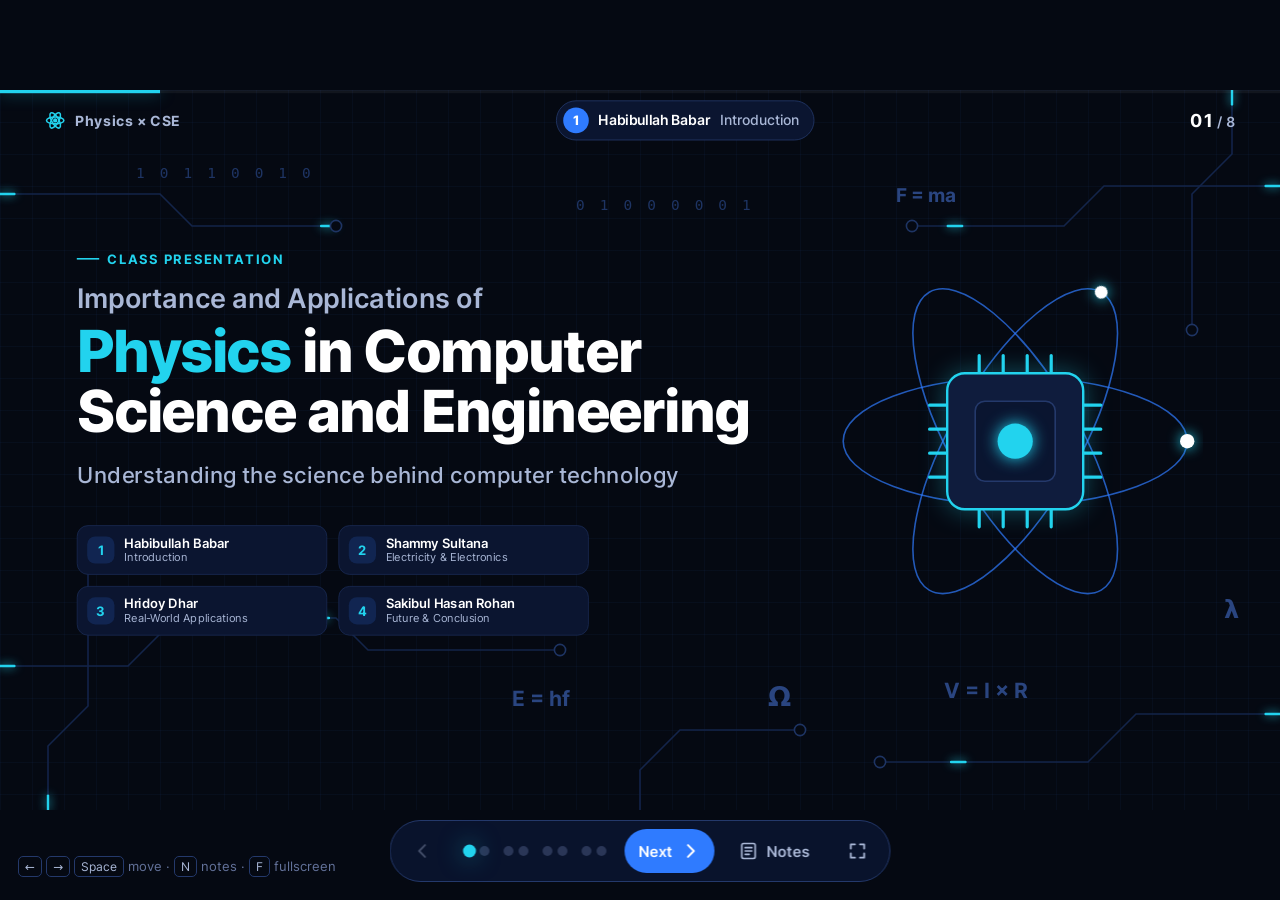
<file: index.html>
<!doctype html>
<html lang="en">
<head>
<meta charset="utf-8">
<meta name="viewport" content="width=device-width, initial-scale=1">
<title>Physics in CSE</title>
<meta name="description" content="Importance and Applications of Physics in Computer Science and Engineering — interactive class presentation.">
<link rel="stylesheet" href="css/style.css">
</head>
<body>

<!-- Reusable icon symbols -->
<svg width="0" height="0" style="position:absolute" aria-hidden="true">
  <defs>
    <symbol id="i-bolt" viewBox="0 0 24 24"><path fill="none" stroke="currentColor" stroke-width="2" stroke-linejoin="round" d="M13 2 4 14h7l-1 8 9-12h-7l1-8z"/></symbol>
    <symbol id="i-chip" viewBox="0 0 24 24"><g fill="none" stroke="currentColor" stroke-width="2" stroke-linecap="round"><rect x="6" y="6" width="12" height="12" rx="2"/><rect x="10" y="10" width="4" height="4"/><path d="M9 2v4M15 2v4M9 18v4M15 18v4M2 9h4M2 15h4M18 9h4M18 15h4"/></g></symbol>
    <symbol id="i-gate" viewBox="0 0 24 24"><g fill="none" stroke="currentColor" stroke-width="2" stroke-linecap="round" stroke-linejoin="round"><path d="M6 5h5a7 7 0 0 1 0 14H6z"/><path d="M18 12h4M2 9h4M2 15h4"/></g></symbol>
    <symbol id="i-light" viewBox="0 0 24 24"><g fill="none" stroke="currentColor" stroke-width="2" stroke-linecap="round"><circle cx="12" cy="12" r="4"/><path d="M12 2v3M12 19v3M2 12h3M19 12h3M4.9 4.9 7 7M17 17l2.1 2.1M4.9 19.1 7 17M17 7l2.1-2.1"/></g></symbol>
    <symbol id="i-wifi" viewBox="0 0 24 24"><g fill="none" stroke="currentColor" stroke-width="2" stroke-linecap="round"><path d="M2 9a15 15 0 0 1 20 0M5 12.5a10 10 0 0 1 14 0M8.5 16a5 5 0 0 1 7 0"/><circle cx="12" cy="19.5" r="1"/></g></symbol>
    <symbol id="i-bt" viewBox="0 0 24 24"><path fill="none" stroke="currentColor" stroke-width="2" stroke-linecap="round" stroke-linejoin="round" d="m6 7 11 10-5 5V2l5 5L6 17"/></symbol>
    <symbol id="i-tower" viewBox="0 0 24 24"><g fill="none" stroke="currentColor" stroke-width="2" stroke-linecap="round" stroke-linejoin="round"><path d="M12 10v12M8 22l4-12 4 12"/><circle cx="12" cy="8" r="1.5"/><path d="M8 4.5a5 5 0 0 0 0 7M16 4.5a5 5 0 0 1 0 7M5 2a9 9 0 0 0 0 12M19 2a9 9 0 0 1 0 12"/></g></symbol>
    <symbol id="i-robot" viewBox="0 0 24 24"><g fill="none" stroke="currentColor" stroke-width="2" stroke-linecap="round"><rect x="4" y="8" width="16" height="12" rx="3"/><path d="M12 8V4"/><circle cx="12" cy="3" r="1"/><circle cx="9" cy="14" r="1.5"/><circle cx="15" cy="14" r="1.5"/></g></symbol>
    <symbol id="i-atom" viewBox="0 0 24 24"><g fill="none" stroke="currentColor" stroke-width="1.8"><circle cx="12" cy="12" r="1.6" fill="currentColor"/><ellipse cx="12" cy="12" rx="10" ry="4"/><ellipse cx="12" cy="12" rx="10" ry="4" transform="rotate(60 12 12)"/><ellipse cx="12" cy="12" rx="10" ry="4" transform="rotate(120 12 12)"/></g></symbol>
    <symbol id="i-move" viewBox="0 0 24 24"><g fill="none" stroke="currentColor" stroke-width="2" stroke-linecap="round" stroke-linejoin="round"><path d="M12 2v20M2 12h20M9 5l3-3 3 3M9 19l3 3 3-3M5 9l-3 3 3 3M19 9l3 3-3 3"/></g></symbol>
    <symbol id="i-echo" viewBox="0 0 24 24"><g fill="none" stroke="currentColor" stroke-width="2" stroke-linecap="round"><circle cx="4" cy="12" r="1.5" fill="currentColor"/><path d="M8 8a6 6 0 0 1 0 8M12 5a10 10 0 0 1 0 14M16 2a14 14 0 0 1 0 20"/></g></symbol>
    <symbol id="i-temp" viewBox="0 0 24 24"><g fill="none" stroke="currentColor" stroke-width="2" stroke-linecap="round"><path d="M14 14.8V4a2 2 0 0 0-4 0v10.8a4 4 0 1 0 4 0z"/><path d="M12 9v7"/></g></symbol>
    <symbol id="i-fiber" viewBox="0 0 24 24"><g fill="none" stroke="currentColor" stroke-width="2" stroke-linecap="round"><path d="M2 8h20M2 16h20"/><path d="M2 12l4-3 4 6 4-6 4 6 4-3"/></g></symbol>
    <symbol id="i-speed" viewBox="0 0 24 24"><g fill="none" stroke="currentColor" stroke-width="2" stroke-linecap="round"><path d="M12 14l5-5"/><path d="M3.3 19a10 10 0 1 1 17.4 0"/></g></symbol>
    <symbol id="i-qubit" viewBox="0 0 24 24"><g fill="none" stroke="currentColor" stroke-width="2" stroke-linecap="round"><circle cx="12" cy="12" r="9"/><ellipse cx="12" cy="12" rx="9" ry="3" stroke-dasharray="2 2"/><path d="M12 12l4-6"/><circle cx="16" cy="6" r="1.5" fill="currentColor"/></g></symbol>
    <symbol id="i-switch" viewBox="0 0 24 24"><g fill="none" stroke="currentColor" stroke-width="2" stroke-linecap="round"><rect x="2" y="7" width="20" height="10" rx="5"/><circle cx="17" cy="12" r="3" fill="currentColor"/></g></symbol>
    <symbol id="i-check" viewBox="0 0 24 24"><path fill="none" stroke="currentColor" stroke-width="2.4" stroke-linecap="round" stroke-linejoin="round" d="M5 12.5 10 17 19 7"/></symbol>
  </defs>
</svg>

<main class="viewport" id="viewport">
  <div class="stage" id="stage" aria-live="polite">

    <div class="progress"><span id="progressBar"></span></div>
    <div class="topbar">
      <div class="brand"><svg><use href="#i-atom" style="color:var(--cyan)"/></svg>Physics × CSE</div>
      <div class="speaker-chip" id="speakerChip"><span class="num">1</span><span class="who">Speaker 1</span><span class="topic">Introduction</span></div>
      <div class="counter" id="counter"><b>01</b> / 12</div>
    </div>

    <!-- =================================================
         SPEAKER 1 · SLIDE 1 — TITLE
         ================================================= -->
    <section class="slide s-title" data-speaker="1">
      <svg class="bg" viewBox="0 0 1600 900" preserveAspectRatio="xMidYMid slice" aria-hidden="true">
        <g id="titleTraces">
          <path class="trace" d="M0 130 H200 L240 170 H420"/>
          <path class="trace" d="M0 720 H160 L220 660 H420 L460 700 H700"/>
          <path class="trace" d="M1600 120 H1380 L1330 170 H1140"/>
          <path class="trace" d="M1600 780 H1420 L1360 840 H1100"/>
          <path class="trace" d="M60 900 V820 L110 770 V560"/>
          <path class="trace" d="M1540 0 V80 L1490 130 V300"/>
          <path class="trace" d="M800 900 V850 L850 800 H1000"/>
        </g>
        <path class="flow pulse" d="M0 130 H200 L240 170 H420"/>
        <path class="flow pulse" style="animation-delay:-1.2s" d="M0 720 H160 L220 660 H420 L460 700 H700"/>
        <path class="flow pulse" style="animation-delay:-2.1s" d="M1600 120 H1380 L1330 170 H1140"/>
        <path class="flow pulse" style="animation-delay:-.6s" d="M1600 780 H1420 L1360 840 H1100"/>
        <path class="flow pulse" style="animation-delay:-1.8s" d="M60 900 V820 L110 770 V560"/>
        <path class="flow pulse" style="animation-delay:-2.6s" d="M1540 0 V80 L1490 130 V300"/>
        <circle class="pad" cx="420" cy="170" r="7"/><circle class="pad" cx="700" cy="700" r="7"/>
        <circle class="pad" cx="1140" cy="170" r="7"/><circle class="pad" cx="1100" cy="840" r="7"/>
        <circle class="pad" cx="110" cy="560" r="7"/><circle class="pad" cx="1490" cy="300" r="7"/>
        <circle class="pad" cx="1000" cy="800" r="7"/>
        <text class="sym" x="960" y="770" font-size="34">Ω</text>
        <text class="sym" x="1530" y="660" font-size="30" style="animation-delay:-3s">λ</text>
        <text class="sym" x="1180" y="760" font-size="26" style="animation-delay:-5s">V = I × R</text>
        <text class="sym" x="640" y="770" font-size="26" style="animation-delay:-2s">E = hf</text>
        <text class="sym" x="1120" y="140" font-size="24" style="animation-delay:-6s">F = ma</text>
        <text class="bits" x="170" y="110">1 0 1 1 0 0 1 0</text>
        <text class="bits" x="720" y="150">0 1 0 0 0 0 0 1</text>
      </svg>

      <div class="wrap">
        <div>
          <div class="eyebrow rv" style="--i:0">Class Presentation</div>
          <h1 class="rv" style="--i:1"><span class="small">Importance and Applications of</span><span class="hl">Physics</span> in Computer Science and Engineering</h1>
          <p class="sub rv" style="--i:2">Understanding the science behind computer technology</p>
          <div class="team rv" style="--i:3">
            <div class="member"><b>1</b><span>Habibullah Babar<em>Introduction</em></span></div>
            <div class="member"><b>2</b><span>Shammy Sultana<em>Electricity &amp; Electronics</em></span></div>
            <div class="member"><b>3</b><span>Hridoy Dhar<em>Real-World Applications</em></span></div>
            <div class="member"><b>4</b><span>Sakibul Hasan Rohan<em>Future &amp; Conclusion</em></span></div>
          </div>
        </div>
        <svg class="emblem rv" style="--i:2" viewBox="0 0 470 470" aria-hidden="true">
          <g class="spin1"><ellipse class="orbit" cx="235" cy="235" rx="215" ry="80"/><circle class="electron" cx="450" cy="235" r="9"/></g>
          <g class="spin2"><ellipse class="orbit" cx="235" cy="235" rx="215" ry="80" transform="rotate(60 235 235)"/><circle class="electron" cx="235" cy="155" r="8" transform="rotate(60 235 235)"/></g>
          <g class="spin3"><ellipse class="orbit" cx="235" cy="235" rx="215" ry="80" transform="rotate(120 235 235)"/><circle class="electron" cx="20" cy="235" r="8" transform="rotate(120 235 235)"/></g>
          <g>
            <path class="pin" d="M190 150v-22M220 150v-22M250 150v-22M280 150v-22M190 320v22M220 320v22M250 320v22M280 320v22M150 190h-22M150 220h-22M150 250h-22M150 280h-22M320 190h22M320 220h22M320 250h22M320 280h22"/>
            <rect class="chip" x="150" y="150" width="170" height="170" rx="22"/>
            <rect x="185" y="185" width="100" height="100" rx="12" fill="#0A1530" stroke="#24396B" stroke-width="2"/>
            <circle class="core" cx="235" cy="235" r="22"/>
          </g>
        </svg>
      </div>
    </section>
    <!-- =================================================
         SPEAKER 1 · SLIDE 2 — PHYSICS + CSE: WHAT AND WHY
         ================================================= -->
    <section class="slide s-why" data-speaker="1" data-module="why">
      <div class="eyebrow rv">Part 1 · The basics</div>
      <h2 class="rv" style="--i:1"><span class="hl">Physics</span> + <span class="hl-b">CSE</span>: Why They Connect</h2>
      <div class="body">
        <div>
          <div class="pair rv" style="--i:2">
            <div class="pcard card"><span class="ic"><svg><use href="#i-atom"/></svg></span><span><b>Physics</b><span>Studies energy, force, light, and matter</span></span></div>
            <div class="pcard card"><span class="ic"><svg><use href="#i-chip"/></svg></span><span><b>CSE</b><span>Builds computers, software, and hardware</span></span></div>
          </div>
          <p class="rule rv" style="--i:2"><b>Physics</b> gives the rules <span class="hl">→</span> <b>CSE</b> uses them to build</p>
          <div class="steps rv" style="--i:3" id="whySteps">
            <button class="step" data-step="0"><span class="n">1</span><span><b>Electricity</b><span>Gives power</span></span></button>
            <button class="step" data-step="1"><span class="n">2</span><span><b>Hardware</b><span>Uses the power (CPU, memory)</span></span></button>
            <button class="step" data-step="2"><span class="n">3</span><span><b>Signals</b><span>Carry information</span></span></button>
            <button class="step" data-step="3"><span class="n">4</span><span><b>Computing</b><span>Gives the result</span></span></button>
          </div>
        </div>
        <div class="pc rv" style="--i:3">
          <svg viewBox="0 0 900 560" id="pcSvg" aria-label="Computer diagram with power, CPU, memory, signals and screen">
            <rect class="board" x="20" y="80" width="580" height="440" rx="22"/>
            <text x="44" y="116" fill="#3B4E7E" font-family="Inter, sans-serif" font-weight="700" font-size="16" letter-spacing="3">MOTHERBOARD</text>
            <!-- decorative traces -->
            <path d="M60 470 H260 M60 490 H300 M560 470 H420 M560 490 H380" stroke="#13244A" stroke-width="3"/>

            <!-- 1 Power -->
            <g class="comp" data-step="0">
              <path class="wire" d="M200 395 H260 V300 H300"/>
              <path class="flowline" d="M200 395 H260 V300 H300"/>
              <rect class="box" x="50" y="330" width="150" height="130" rx="16"/>
              <path class="ico" d="M131 352 L106 392 H126 L118 428 L146 384 H126 Z"/>
              <text x="125" y="450" text-anchor="middle">POWER</text>
            </g>
            <!-- 2 Hardware -->
            <g class="comp" data-step="1">
              <path class="wire" d="M460 250 H500"/>
              <path class="flowline" d="M460 250 H500"/>
              <rect class="box" x="300" y="170" width="160" height="160" rx="16"/>
              <rect x="340" y="210" width="80" height="80" rx="8" fill="none" stroke="#24396B" stroke-width="2"/>
              <text x="380" y="258" text-anchor="middle">CPU</text>
              <rect class="box" x="500" y="150" width="28" height="200" rx="6"/>
              <rect class="box" x="540" y="150" width="28" height="200" rx="6"/>
              <text x="534" y="380" text-anchor="middle">RAM</text>
            </g>
            <!-- 3 Signals -->
            <g class="comp" data-step="2">
              <path class="wire" d="M380 170 V120 H520 V40"/>
              <path class="flowline" d="M380 170 V120 H520 V40"/>
              <path class="wire" d="M600 250 H660"/>
              <path class="flowline" d="M580 250 H660"/>
              <circle cx="520" cy="34" r="8" fill="var(--panel-2)" stroke="var(--line-2)" stroke-width="2"/>
              <path class="ico" d="M545 14 a30 30 0 0 1 0 40 M560 4 a46 46 0 0 1 0 60 M495 14 a30 30 0 0 0 0 40 M480 4 a46 46 0 0 0 0 60"/>
              <text x="600" y="40">SIGNALS</text>
            </g>
            <!-- 4 Computing -->
            <g class="comp" data-step="3">
              <rect class="box" x="660" y="150" width="220" height="160" rx="14"/>
              <rect x="676" y="166" width="188" height="128" rx="8" fill="#07102A"/>
              <path d="M770 310 V350 M720 352 H820" stroke="#24396B" stroke-width="6" stroke-linecap="round"/>
              <g class="screen-text">
                <text x="690" y="208" style="font-family:ui-monospace,Consolas,monospace;font-size:20px;fill:var(--cyan)">&gt; Hello!</text>
                <text x="690" y="244" style="font-family:ui-monospace,Consolas,monospace;font-size:20px;fill:#fff">2 + 2 = 4</text>
                <rect x="690" y="262" width="14" height="4" fill="var(--cyan)" style="animation:blink 1s steps(1) infinite"/>
              </g>
              <text x="770" y="390" text-anchor="middle">RESULT</text>
            </g>
          </svg>
        </div>
      </div>
    </section>
    <!-- =================================================
         SPEAKER 2 · SLIDE 3 — ELECTRICITY: THE POWER BEHIND COMPUTERS
         ================================================= -->
    <section class="slide s-elec" data-speaker="2" data-module="elec">
      <div class="eyebrow rv">Part 2 · Electricity</div>
      <h2 class="rv" style="--i:1">Electricity: The <span class="hl">Power</span> Behind Computers</h2>
      <div class="body">
        <div class="elec-left">
          <p class="lead rv" style="--i:2"><svg><use href="#i-bolt"/></svg><span>Electricity is the <b>basic energy source</b> of every computer. Computers need electrical power to perform different tasks.</span></p>
          <div class="defs">
            <div class="def card rv" style="--i:3"><div class="sym">V</div><div><b>Voltage</b><span>Pushes electricity through a circuit</span></div></div>
            <div class="def card rv" style="--i:4"><div class="sym">I</div><div><b>Current</b><span>The flow of electric charge</span></div></div>
            <div class="def card rv" style="--i:5"><div class="sym">R</div><div><b>Resistance</b><span>Controls the flow of electricity</span></div></div>
          </div>
          <div class="meter card rv" style="--i:6">
            <div class="srow"><label for="voltSlider">Voltage</label><input type="range" id="voltSlider" min="0" max="12" step="0.5" value="6"><b id="vOut">6.0 V</b></div>
            <div class="srow"><label for="resSlider">Resistance</label><input type="range" id="resSlider" min="2" max="20" step="1" value="10"><b id="rOut">10 Ω</b></div>
            <div class="irow"><span>Current = Voltage ÷ Resistance</span><b id="iOut">0.60 A</b></div>
          </div>
        </div>
        <div class="circuit rv" style="--i:3">
          <svg viewBox="0 0 860 600" id="circuitSvg" aria-label="Animated circuit with battery, resistor, CPU, memory and light">
            <path class="wire" id="loopPath" d="M140 120 H720 Q740 120 740 140 V460 Q740 480 720 480 H140 Q120 480 120 460 V140 Q120 120 140 120 Z"/>
            <path class="wire-glow" d="M140 120 H720 Q740 120 740 140 V460 Q740 480 720 480 H140 Q120 480 120 460 V140 Q120 120 140 120 Z"/>
            <g id="charges"></g>
            <!-- battery -->
            <rect class="part" x="70" y="230" width="100" height="140" rx="14"/>
            <rect x="105" y="220" width="30" height="12" rx="3" fill="#33456F"/>
            <text x="120" y="285" text-anchor="middle" font-size="30">+</text>
            <text x="120" y="345" text-anchor="middle" font-size="30">−</text>
            <text class="sm" x="186" y="306" text-anchor="start">BATTERY</text>
            <!-- resistor -->
            <rect x="210" y="456" width="120" height="48" fill="var(--bg)"/>
            <path class="resistor" d="M200 480 H220 L230 462 L245 498 L260 462 L275 498 L290 462 L305 498 L315 480 H340"/>
            <text class="sm" x="270" y="540" text-anchor="middle">RESISTOR</text>
            <!-- cpu -->
            <rect class="part" id="cpuBox" x="350" y="70" width="140" height="100" rx="14"/>
            <text x="420" y="128" text-anchor="middle" id="cpuTxt">CPU</text>
            <text class="sm" x="420" y="56" text-anchor="middle">PROCESSOR</text>
            <!-- ram -->
            <rect class="part" x="690" y="240" width="100" height="120" rx="12"/>
            <path d="M708 330 v18 M724 330 v18 M740 330 v18 M756 330 v18 M772 330 v18" stroke="#33456F" stroke-width="4"/>
            <text x="740" y="300" text-anchor="middle">RAM</text>
            <text class="sm" x="674" y="306" text-anchor="end">MEMORY</text>
            <!-- led -->
            <circle id="ledGlow" cx="520" cy="480" r="60" fill="var(--cyan)" opacity=".3" style="filter:blur(18px)"/>
            <circle class="part" id="led" cx="520" cy="480" r="38"/>
            <text class="sm" x="520" y="550" text-anchor="middle">LIGHT</text>
          </svg>
          <div class="nopower" id="noPower"><svg><use href="#i-bolt"/></svg><span id="noPowerTxt">Without electricity, computers cannot function.</span></div>
        </div>
      </div>
    </section>
    <!-- =================================================
         SPEAKER 2 · SLIDE 4 — ELECTRONICS: HOW COMPUTERS UNDERSTAND ELECTRICITY
         ================================================= -->
    <section class="slide s-trans" data-speaker="2" data-module="trans">
      <div class="eyebrow rv">Part 2 · Electronics</div>
      <h2 class="rv" style="--i:1">Electronics: How Computers <span class="hl">Understand</span> Electricity</h2>
      <p class="subline rv" style="--i:1">Physics makes <b>faster, smaller, and smarter</b> computers possible.</p>
      <div class="body">
        <div class="top">
          <ul class="elist rv" style="--i:2">
            <li><span class="ic"><svg><use href="#i-gate"/></svg></span><span>Electronic components <b>control the flow</b> of electricity.</span></li>
            <li><span class="ic"><svg><use href="#i-switch"/></svg></span><span><b class="hl">Transistors:</b> act like tiny electronic switches.</span></li>
            <li><span class="ic"><svg><use href="#i-chip"/></svg></span><span><b class="hl">Microchips:</b> contain millions or billions of tiny transistors.</span></li>
            <li><span class="ic">1/0</span><span>Computers use <b>ON (1)</b> and <b>OFF (0)</b> signals to process information.</span></li>
            <li><span class="ic"><svg><use href="#i-bolt"/></svg></span><span>Electrical circuits help the <b>CPU</b> perform calculations.</span></li>
          </ul>
          <div class="tr-demo card rv" id="trDemo" style="--i:3">
            <svg viewBox="0 0 520 280" aria-label="Transistor diagram">
              <text x="210" y="24" text-anchor="middle">CONTROL SIGNAL</text>
              <path class="wire" d="M210 34 V96"/>
              <path class="wire" d="M10 140 H70"/>
              <path class="wire" d="M350 140 H418"/>
              <rect class="silicon" x="60" y="150" width="300" height="90" rx="12"/>
              <rect class="metal" x="70" y="120" width="70" height="42" rx="6"/>
              <rect class="metal" x="280" y="120" width="70" height="42" rx="6"/>
              <rect class="channel" x="140" y="152" width="140" height="18" rx="4"/>
              <rect class="gate" x="150" y="96" width="120" height="40" rx="6"/>
              <text x="210" y="122" text-anchor="middle" style="fill:#fff">GATE</text>
              <text x="105" y="268" text-anchor="middle">IN</text>
              <text x="315" y="268" text-anchor="middle">OUT</text>
              <text x="210" y="214" text-anchor="middle" style="fill:#3B4E7E">SILICON</text>
              <circle class="bulb" cx="450" cy="140" r="30"/>
              <path d="M440 170 h20 M442 178 h16" stroke="#33456F" stroke-width="4" stroke-linecap="round"/>
              <text x="450" y="210" text-anchor="middle">LIGHT</text>
              <g id="trElectrons"></g>
            </svg>
            <div class="tr-side">
              <div class="bigbit" id="bigBit">0</div>
              <div class="bitlabel" id="bitLabel">OFF = 0</div>
              <button class="toggle" id="trToggle" aria-pressed="false" aria-label="Turn transistor on or off"><span class="t-on">ON</span><span class="t-off">OFF</span></button>
            </div>
          </div>
        </div>
        <div class="byte card rv" style="--i:4">
          <h4>8 ON/OFF signals = 1 byte<small>Click the switches</small></h4>
          <div class="bits" id="bits"></div>
          <div class="byte-out">
            <div class="readout"><small>Number</small><b id="byteNum">65</b></div>
            <div class="readout letter"><small>Letter</small><b id="byteChar">A</b></div>
          </div>
        </div>
      </div>
    </section>
    <!-- =================================================
         SPEAKER 3 · SLIDE 5 — LIGHT & WAVES
         ================================================= -->
    <section class="slide s-comm" data-speaker="3" data-module="comm">
      <div class="eyebrow rv">Part 3 · Light and waves</div>
      <h2 class="rv" style="--i:1">Light and Waves <span class="hl">Connect Us</span></h2>
      <div class="body">
        <div class="comm-fiber card rv" style="--i:2">
          <div class="cf-head"><span class="tag">Fiber optic cable</span><p>Data travels as <b class="hl">flashes of light</b> (flash = 1, no flash = 0). The light <b>bounces</b> inside the thin glass.</p></div>
          <svg class="fiber-svg" viewBox="0 60 1400 185" id="fiberSvg" aria-label="Light pulses moving through a fiber optic cable">
          <rect class="box" x="0" y="95" width="170" height="140" rx="16"/>
          <text x="85" y="78" text-anchor="middle">SENDER</text>
          <text class="sm" x="70" y="172" text-anchor="middle">LASER</text>
          <rect class="laser" id="laser" x="130" y="140" width="40" height="50" rx="6"/>
          <rect class="jacket" x="186" y="92" width="1008" height="146" rx="73"/>
          <rect class="cladding" x="190" y="110" width="1000" height="110" rx="55"/>
          <rect class="core" x="190" y="134" width="1000" height="62"/>
          <polyline class="ray" id="rayLine" points=""/>
          <g id="photons"></g>
          <rect class="box" x="1210" y="95" width="190" height="140" rx="16"/>
          <text x="1305" y="78" text-anchor="middle">RECEIVER</text>
          <circle class="detector" id="detector" cx="1236" cy="165" r="14"/>
          <text class="rx" id="rxText" x="1320" y="180" text-anchor="middle">–</text>
          <text class="sm" x="1320" y="216" text-anchor="middle" id="rxBits">waiting…</text>
        </svg>
          <div class="fiber-ctrl">
          <input type="text" id="fiberInput" value="HI" maxlength="5" aria-label="Word to send" spellcheck="false" autocomplete="off">
          <button class="btn" id="fiberSend"><svg width="20" height="20"><use href="#i-light"/></svg>Send</button>
          <div class="bitstream" id="bitstream"></div>
          <div class="rx-out">Received: <b id="rxOut">–</b></div>
          <div class="speed-chip">Light in glass: about <b>200,000 km</b> every second</div>
        </div>
        <div class="wcards">
          <div class="wcard card wexplain rv" style="--i:3">
            <svg viewBox="0 0 300 110" aria-hidden="true"><path class="wave" id="emWave" d=""/></svg>
            <b>Wireless</b><span>Invisible <b class="hl">electromagnetic waves</b>. They travel at the speed of light.</span>
          </div>
          <div class="wcard card rv" style="--i:4">
            <svg class="wmini" viewBox="0 0 260 90" aria-hidden="true">
              <circle class="ring" cx="45" cy="45" r="40"/><circle class="ring" cx="45" cy="45" r="40" style="animation-delay:.8s"/><circle class="ring" cx="45" cy="45" r="40" style="animation-delay:1.6s"/>
              <path class="flow" d="M80 45 H175"/>
              <circle class="node" cx="45" cy="45" r="24"/><use href="#i-wifi" x="31" y="31" width="28" height="28" style="color:var(--cyan)"/>
              <rect class="node" x="185" y="26" width="58" height="36" rx="5"/><path d="M178 68 H250" stroke="var(--muted)" stroke-width="3" stroke-linecap="round"/>
            </svg>
            <b>Wi-Fi</b><span>Internet at home and school</span><em>~50 m</em>
          </div>
          <div class="wcard card rv" style="--i:5">
            <svg class="wmini" viewBox="0 0 260 90" aria-hidden="true">
              <circle class="ring" cx="45" cy="45" r="40"/><circle class="ring" cx="45" cy="45" r="40" style="animation-delay:.8s"/><circle class="ring" cx="45" cy="45" r="40" style="animation-delay:1.6s"/>
              <path class="flow" d="M80 45 H175"/>
              <circle class="node" cx="45" cy="45" r="24"/><use href="#i-bt" x="31" y="31" width="28" height="28" style="color:var(--cyan)"/>
              <path d="M196 58 V46 a18 18 0 0 1 36 0 V58" fill="none" stroke="var(--muted)" stroke-width="3"/><rect class="node" x="190" y="52" width="12" height="20" rx="5"/><rect class="node" x="226" y="52" width="12" height="20" rx="5"/>
            </svg>
            <b>Bluetooth</b><span>Very close devices, like earphones</span><em>~10 m</em>
          </div>
          <div class="wcard card rv" style="--i:6">
            <svg class="wmini" viewBox="0 0 260 90" aria-hidden="true">
              <circle class="ring" cx="45" cy="45" r="40"/><circle class="ring" cx="45" cy="45" r="40" style="animation-delay:.8s"/><circle class="ring" cx="45" cy="45" r="40" style="animation-delay:1.6s"/>
              <path class="flow" d="M80 45 H175"/>
              <circle class="node" cx="45" cy="45" r="24"/><use href="#i-tower" x="31" y="31" width="28" height="28" style="color:var(--cyan)"/>
              <rect class="node" x="198" y="18" width="34" height="56" rx="7"/>
            </svg>
            <b>Mobile network</b><span>Tall towers for long distances</span><em>many km</em>
          </div>
        </div>
      </div>
    </section>
    <!-- =================================================
         SPEAKER 3 · SLIDE 6 — SENSORS & ROBOTS
         ================================================= -->
    <section class="slide s-robot" data-speaker="3" data-module="robot">
      <div class="eyebrow rv">Part 3 · Sensors</div>
      <h2 class="rv" style="--i:1">Sensors and <span class="hl">Robotics</span></h2>
      <div class="body">
        <div class="sensors">
          <div class="sensor card rv" style="--i:2"><span class="ic"><svg><use href="#i-move"/></svg></span><b>Movement</b><span>Feels motion and tilt (force)</span></div>
          <div class="sensor card rv" style="--i:3"><span class="ic"><svg><use href="#i-echo"/></svg></span><b>Distance</b><span>Uses a sound echo</span></div>
          <div class="sensor card rv" style="--i:4"><span class="ic"><svg><use href="#i-light"/></svg></span><b>Light</b><span>Sees bright and dark</span></div>
          <div class="sensor card rv" style="--i:5"><span class="ic"><svg><use href="#i-temp"/></svg></span><b>Temperature</b><span>Feels hot and cold (heat)</span></div>
          <div class="echo-formula card rv" style="--i:6"><b>Echo rule:</b> Distance = speed of sound × time ÷ 2</div>
        </div>
        <div class="robot-lab card rv" style="--i:3">
          <svg class="robot-svg" viewBox="0 0 820 400" id="robotSvg" aria-label="Robot using a distance sensor to detect a box">
            <line class="floor" x1="0" y1="350" x2="820" y2="350"/>
            <g id="sndWaves"></g>
            <line class="ruler" id="ruler" x1="0" y1="190" x2="0" y2="190"/>
            <text id="distText" x="0" y="176" text-anchor="middle">--</text>
            <g id="boxObj"><rect class="boxo" x="0" y="220" width="96" height="130" rx="8"/><text x="48" y="292" text-anchor="middle" style="fill:#fff">BOX</text></g>
            <g id="robot">
              <line x1="75" y1="150" x2="75" y2="126" stroke="var(--muted)" stroke-width="3"/>
              <circle class="led" id="robotLed" cx="75" cy="120" r="8"/>
              <rect class="body" x="30" y="150" width="90" height="52" rx="12"/>
              <circle cx="58" cy="176" r="7" fill="var(--cyan)"/><circle cx="92" cy="176" r="7" fill="var(--cyan)"/>
              <rect class="body" x="10" y="210" width="130" height="100" rx="18"/>
              <rect class="eye" x="140" y="232" width="20" height="56" rx="6"/>
              <circle cx="150" cy="246" r="5" fill="var(--cyan)"/><circle cx="150" cy="274" r="5" fill="var(--cyan)"/>
              <g class="wheelg" id="w1" transform="translate(42 320)"><circle class="wheel" r="26"/><path class="spoke" d="M-18 0 H18 M0 -18 V18"/></g>
              <g class="wheelg" id="w2" transform="translate(110 320)"><circle class="wheel" r="26"/><path class="spoke" d="M-18 0 H18 M0 -18 V18"/></g>
            </g>
          </svg>
          <div class="robot-hud">
            <div class="status" id="robotStatus">Scanning…</div>
            <label for="boxSlider">Move the box <input type="range" id="boxSlider" min="460" max="700" value="640" style="width:200px"></label>
            <span></span>
          </div>
        </div>
      </div>
    </section>
    <!-- =================================================
         SPEAKER 4 · SLIDE 7 — QUANTUM
         ================================================= -->
    <section class="slide s-quantum" data-speaker="4" data-module="quantum">
      <div class="eyebrow rv">Part 4 · The future</div>
      <h2 class="rv" style="--i:1">Quantum <span class="hl">Computing</span></h2>
      <div class="body">
        <div>
          <div class="compare">
            <div class="cmp card rv" style="--i:2">
              <svg class="viz" viewBox="0 0 240 110" aria-hidden="true">
                <circle class="coin" cx="120" cy="55" r="44"/>
                <text class="coin-txt" id="coinTxt" x="120" y="67" text-anchor="middle">0</text>
              </svg>
              <h4>Normal bit</h4>
              <p>Always <b>0</b> or <b>1</b>.</p>
            </div>
            <div class="cmp card qb rv" style="--i:3">
              <svg class="viz" viewBox="0 0 240 110" aria-hidden="true">
                <circle cx="100" cy="55" r="40" fill="rgba(34,211,238,.18)" stroke="var(--cyan)" stroke-width="2"><animate attributeName="cx" values="100;110;100" dur="3s" repeatCount="indefinite"/></circle>
                <circle cx="140" cy="55" r="40" fill="rgba(47,123,255,.2)" stroke="var(--blue)" stroke-width="2"><animate attributeName="cx" values="140;130;140" dur="3s" repeatCount="indefinite"/></circle>
                <text class="coin-txt" x="92" y="67" text-anchor="middle" style="font-size:30px">0</text>
                <text class="coin-txt" x="148" y="67" text-anchor="middle" style="font-size:30px">1</text>
              </svg>
              <h4 class="hl">Qubit</h4>
              <p>A <b>mix of 0 and 1</b> until we measure it.</p>
            </div>
          </div>
          <ul class="points rv" style="--i:4">
            <li><span class="ic"><svg><use href="#i-check"/></svg></span><span>Good for special problems: <b>new medicines and materials.</b></span></li>
            <li><span class="ic">!</span><span>Not faster for everything. Still new, and many need <b>very cold</b> temperatures.</span></li>
          </ul>
        </div>
        <div class="bloch card rv" style="--i:3">
          <svg viewBox="0 0 600 400" id="blochSvg" aria-label="Qubit sphere visualisation">
            <circle class="glow-ring" cx="300" cy="200" r="168"/>
            <circle class="sphere" cx="300" cy="200" r="150"/>
            <ellipse class="eq" cx="300" cy="200" rx="150" ry="40"/>
            <line class="axis" x1="300" y1="44" x2="300" y2="356"/>
            <circle class="flash" id="qFlash" cx="300" cy="200" r="150"/>
            <line class="vec" id="qVec" x1="300" y1="200" x2="300" y2="50"/>
            <circle class="tip" id="qTip" cx="300" cy="50" r="10"/>
            <circle cx="300" cy="200" r="5" fill="var(--muted)"/>
            <text class="ket" x="300" y="30" text-anchor="middle">0</text>
            <text class="ket" x="300" y="390" text-anchor="middle">1</text>
          </svg>
          <div class="probs">
            <div class="prob p0"><small><span>Chance of 0</span><span id="p0t">50%</span></small><div class="bar"><i id="p0b"></i></div></div>
            <div class="prob p1"><small><span>Chance of 1</span><span id="p1t">50%</span></small><div class="bar"><i id="p1b"></i></div></div>
          </div>
          <div class="q-ctrl">
            <button class="btn" id="qMeasure">Measure</button>
            <button class="btn ghost" id="qReset">Reset</button>
            <div class="q-result" id="qResult">Result: <b>?</b><br><span id="qTally">0s: 0 · 1s: 0</span></div>
          </div>
        </div>
      </div>
    </section>
    <!-- =================================================
         SPEAKER 4 · SLIDE 8 — FUTURE & CONCLUSION
         ================================================= -->
    <section class="slide s-final" data-speaker="4">
      <div class="eyebrow rv">Part 4 · Future &amp; conclusion</div>
      <h2 class="rv" style="--i:1">The Future, Built on <span class="hl">Physics</span></h2>
      <div class="body">
        <div class="fcards">
          <div class="fcard card rv" style="--i:1" tabindex="0">
            <svg viewBox="0 0 300 200" aria-hidden="true">
              <rect class="fill" x="55" y="160" width="70" height="20" rx="4"/>
              <circle class="lc" cx="90" cy="150" r="10"/>
              <g class="arm-a">
                <path class="ln" d="M90 150 L140 95"/>
                <circle class="lc" cx="140" cy="95" r="9"/>
                <g class="arm-b">
                  <path class="ln" d="M140 95 L205 80"/>
                  <path class="lc" d="M205 80 l14 -12 M205 80 l14 12"/>
                </g>
              </g>
              <circle cx="235" cy="160" r="8" fill="var(--cyan)"><animate attributeName="opacity" values="1;.2;1" dur="1.4s" repeatCount="indefinite"/></circle>
              <path d="M225 150 a14 14 0 0 1 20 0" class="lc" opacity=".5"/>
            </svg>
            <h4>Smart Robots</h4>
            <p>Better sensors and motors help robots see and move.</p>
          </div>
          <div class="fcard card rv" style="--i:2" tabindex="0">
            <svg viewBox="0 0 300 200" aria-hidden="true">
              <rect class="fill" x="70" y="60" width="160" height="72" rx="24"/>
              <circle class="lc" cx="115" cy="96" r="18"/>
              <circle class="lc" cx="185" cy="96" r="18"/>
              <path class="lc vr-ray" d="M115 114 L105 175 M185 114 L195 175"/>
              <path class="ln" d="M70 90 H40 M230 90 H260"/>
              <path d="M110 40 l15 -16 l15 16 l15 -10 l20 10" class="lc" opacity=".6"/>
            </svg>
            <h4>Virtual Reality</h4>
            <p>Lenses and screens create a new world around you.</p>
          </div>
          <div class="fcard card rv" style="--i:2" tabindex="0">
            <svg viewBox="0 0 300 200" aria-hidden="true">
              <path class="ln" d="M20 170 H280" opacity=".5"/>
              <rect class="fill" x="100" y="26" width="110" height="160" rx="14"/>
              <path class="ln" d="M112 150 H198" opacity=".7"/>
              <g class="ar-cube">
                <path class="lc" d="M160 70 l26 14 v28 l-26 14 l-26 -14 v-28 z M134 84 l26 14 l26 -14 M160 98 v28"/>
              </g>
            </svg>
            <h4>Augmented Reality</h4>
            <p>Adds digital objects to the real world through a camera.</p>
          </div>
          <div class="fcard card rv" style="--i:3" tabindex="0">
            <svg viewBox="0 0 300 200" aria-hidden="true">
              <rect class="fill" x="90" y="40" width="120" height="120" rx="14"/>
              <path class="ln" d="M110 40 v-16 M150 40 v-16 M190 40 v-16 M110 160 v16 M150 160 v16 M190 160 v16 M90 70 h-16 M90 130 h-16 M210 70 h16 M210 130 h16"/>
              <rect x="112" y="62" width="30" height="30" rx="4" fill="var(--blue)" class="shrink"/>
              <rect x="158" y="62" width="30" height="30" rx="4" fill="var(--blue)" class="shrink" style="animation-delay:-.7s"/>
              <rect x="112" y="108" width="30" height="30" rx="4" fill="var(--blue)" class="shrink" style="animation-delay:-1.4s"/>
              <rect x="158" y="108" width="30" height="30" rx="4" fill="var(--blue)" class="shrink" style="animation-delay:-2.1s"/>
              <path class="lc chip-path" d="M30 100 H270"/>
            </svg>
            <h4>Better Chips</h4>
            <p>Smaller, faster chips that use less energy.</p>
          </div>
        </div>
        <div class="end-grid">
          <div>
            <p class="quote rv" style="--i:3">“Behind every great computer, there is <span class="hl">great Physics.</span>”</p>
            <div class="end-points rv" style="--i:4">
              <p>Better Physics → better technology.</p>
              <p>Physics explains how nature works.</p>
              <p>CSE turns that knowledge into technology.</p>
            </div>
          </div>
          <div class="thanks card rv" style="--i:5">
            <svg viewBox="0 0 520 300" preserveAspectRatio="xMidYMid slice" aria-hidden="true">
              <g class="spin1" style="transform-origin:260px 150px"><ellipse class="orb" cx="260" cy="150" rx="240" ry="70"/></g>
              <g class="spin2" style="transform-origin:260px 150px"><ellipse class="orb" cx="260" cy="150" rx="240" ry="70" transform="rotate(60 260 150)"/></g>
              <g class="spin3" style="transform-origin:260px 150px"><ellipse class="orb" cx="260" cy="150" rx="240" ry="70" transform="rotate(120 260 150)"/></g>
            </svg>
            <h3>Thank You</h3>
            <p>Questions?</p>
            <div class="team-mini">Habibullah Babar · Shammy Sultana<br>Hridoy Dhar · Sakibul Hasan Rohan</div>
          </div>
        </div>
      </div>
    </section>
  </div>
</main>

<!-- Controls -->
<nav class="controls" id="controls" aria-label="Slide controls">
  <button class="ctrl" id="prevBtn" title="Previous (←)" aria-label="Previous slide"><svg viewBox="0 0 24 24"><path d="M15 5l-7 7 7 7" fill="none" stroke="currentColor" stroke-width="2.4" stroke-linecap="round" stroke-linejoin="round"/></svg></button>
  <div class="dots" id="dots"></div>
  <button class="ctrl primary" id="nextBtn" title="Next (→ or Space)" aria-label="Next slide">Next<svg viewBox="0 0 24 24"><path d="M9 5l7 7-7 7" fill="none" stroke="currentColor" stroke-width="2.4" stroke-linecap="round" stroke-linejoin="round"/></svg></button>
  <button class="ctrl" id="notesBtn" title="Speaker notes (N)" aria-pressed="false"><svg viewBox="0 0 24 24"><g fill="none" stroke="currentColor" stroke-width="2" stroke-linecap="round"><rect x="4" y="3" width="16" height="18" rx="2"/><path d="M8 8h8M8 12h8M8 16h5"/></g></svg>Notes</button>
  <button class="ctrl" id="fsBtn" title="Fullscreen (F)" aria-label="Fullscreen"><svg viewBox="0 0 24 24"><path d="M4 9V4h5M15 4h5v5M20 15v5h-5M9 20H4v-5" fill="none" stroke="currentColor" stroke-width="2.2" stroke-linecap="round" stroke-linejoin="round"/></svg></button>
</nav>

<div class="hint"><kbd>←</kbd> <kbd>→</kbd> <kbd>Space</kbd> move · <kbd>N</kbd> notes · <kbd>F</kbd> fullscreen</div>

<!-- Speaker notes panel -->
<aside class="notes" id="notes" aria-label="Speaker notes">
  <header><h3>Speaker Notes</h3><button class="close" id="notesClose" aria-label="Close notes">✕</button></header>
  <div class="content" id="notesContent"></div>
  <div class="timer">
    <div class="t-row">
      <span class="clock" id="clock">0:00</span>
      <button class="tbtn" id="tStart">Start</button>
      <button class="tbtn" id="tReset">Reset</button>
    </div>
    <div class="tbar"><i id="tBar"></i></div>
    <small id="tInfo">Practice timer · goal: 2:00 per speaker</small>
  </div>
</aside>

<script src="js/notes.js"></script>
<script src="js/main.js"></script>
</body>
</html>
</file>
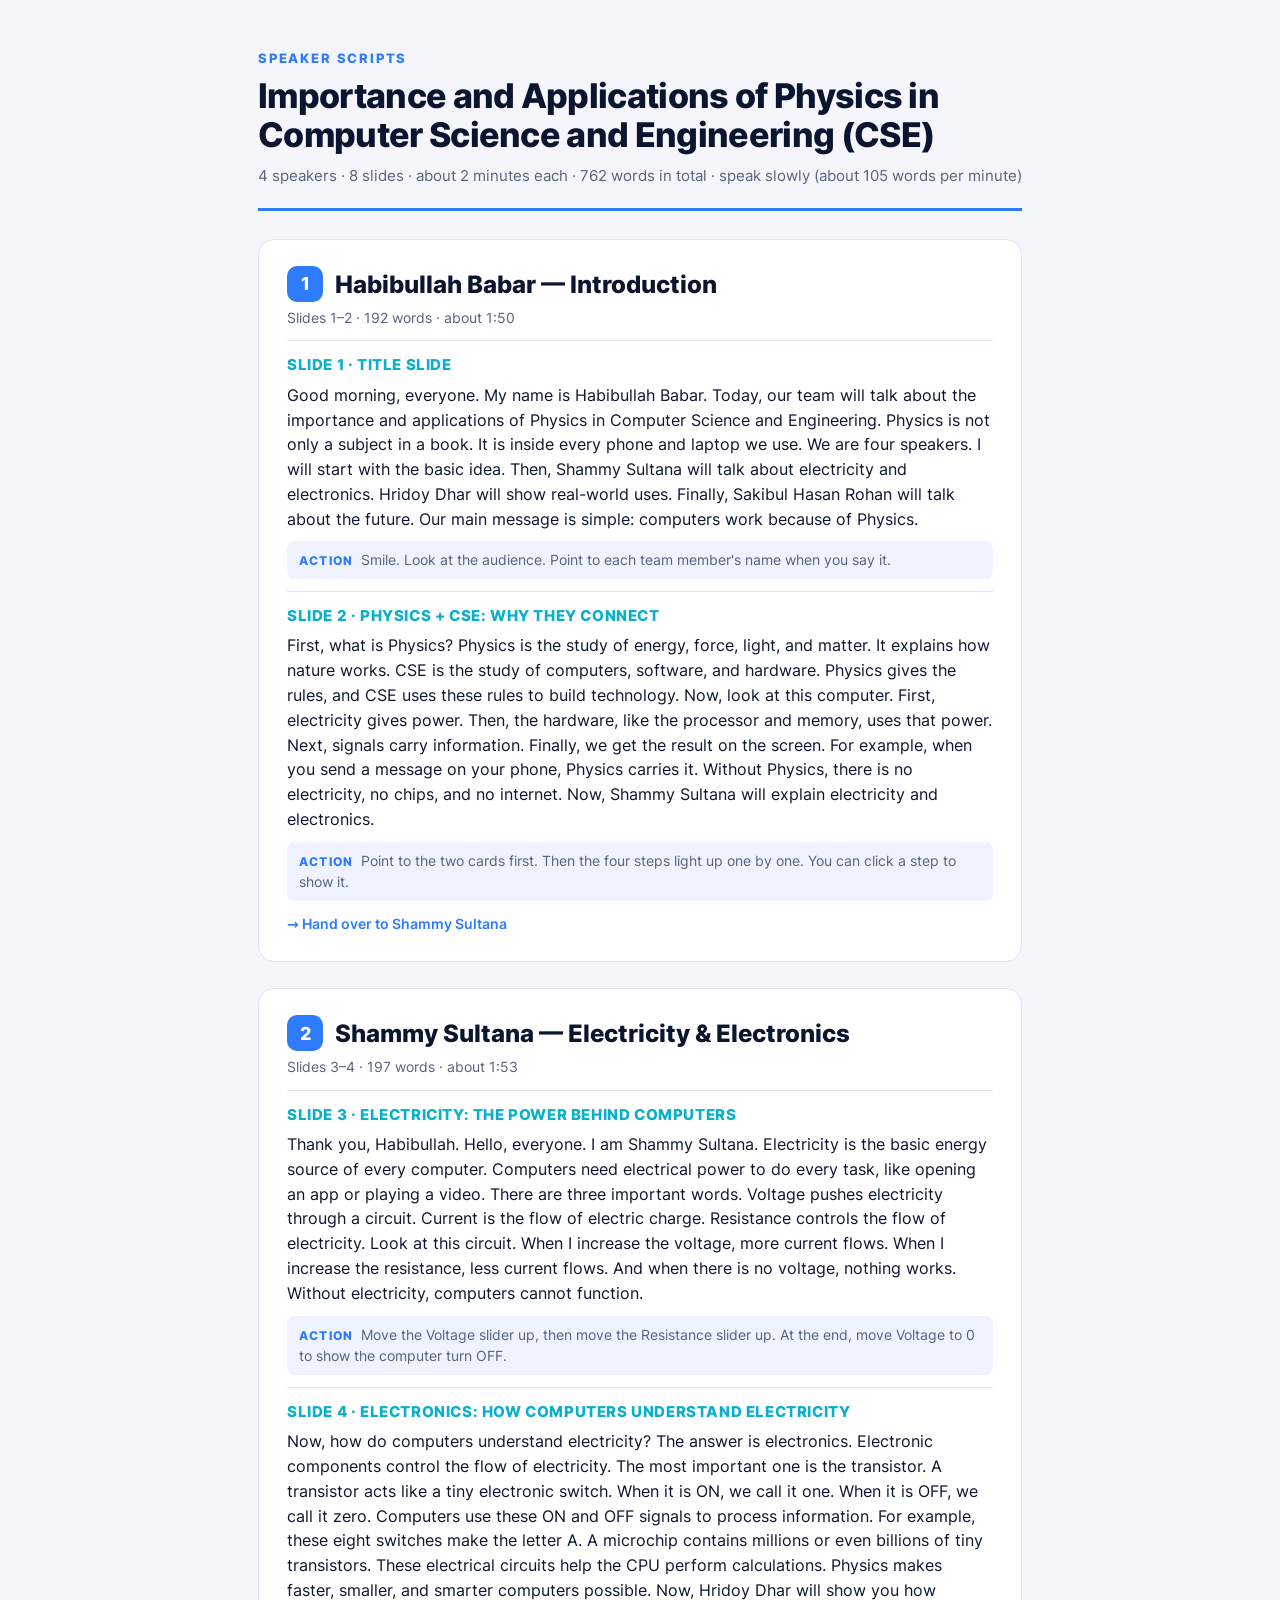
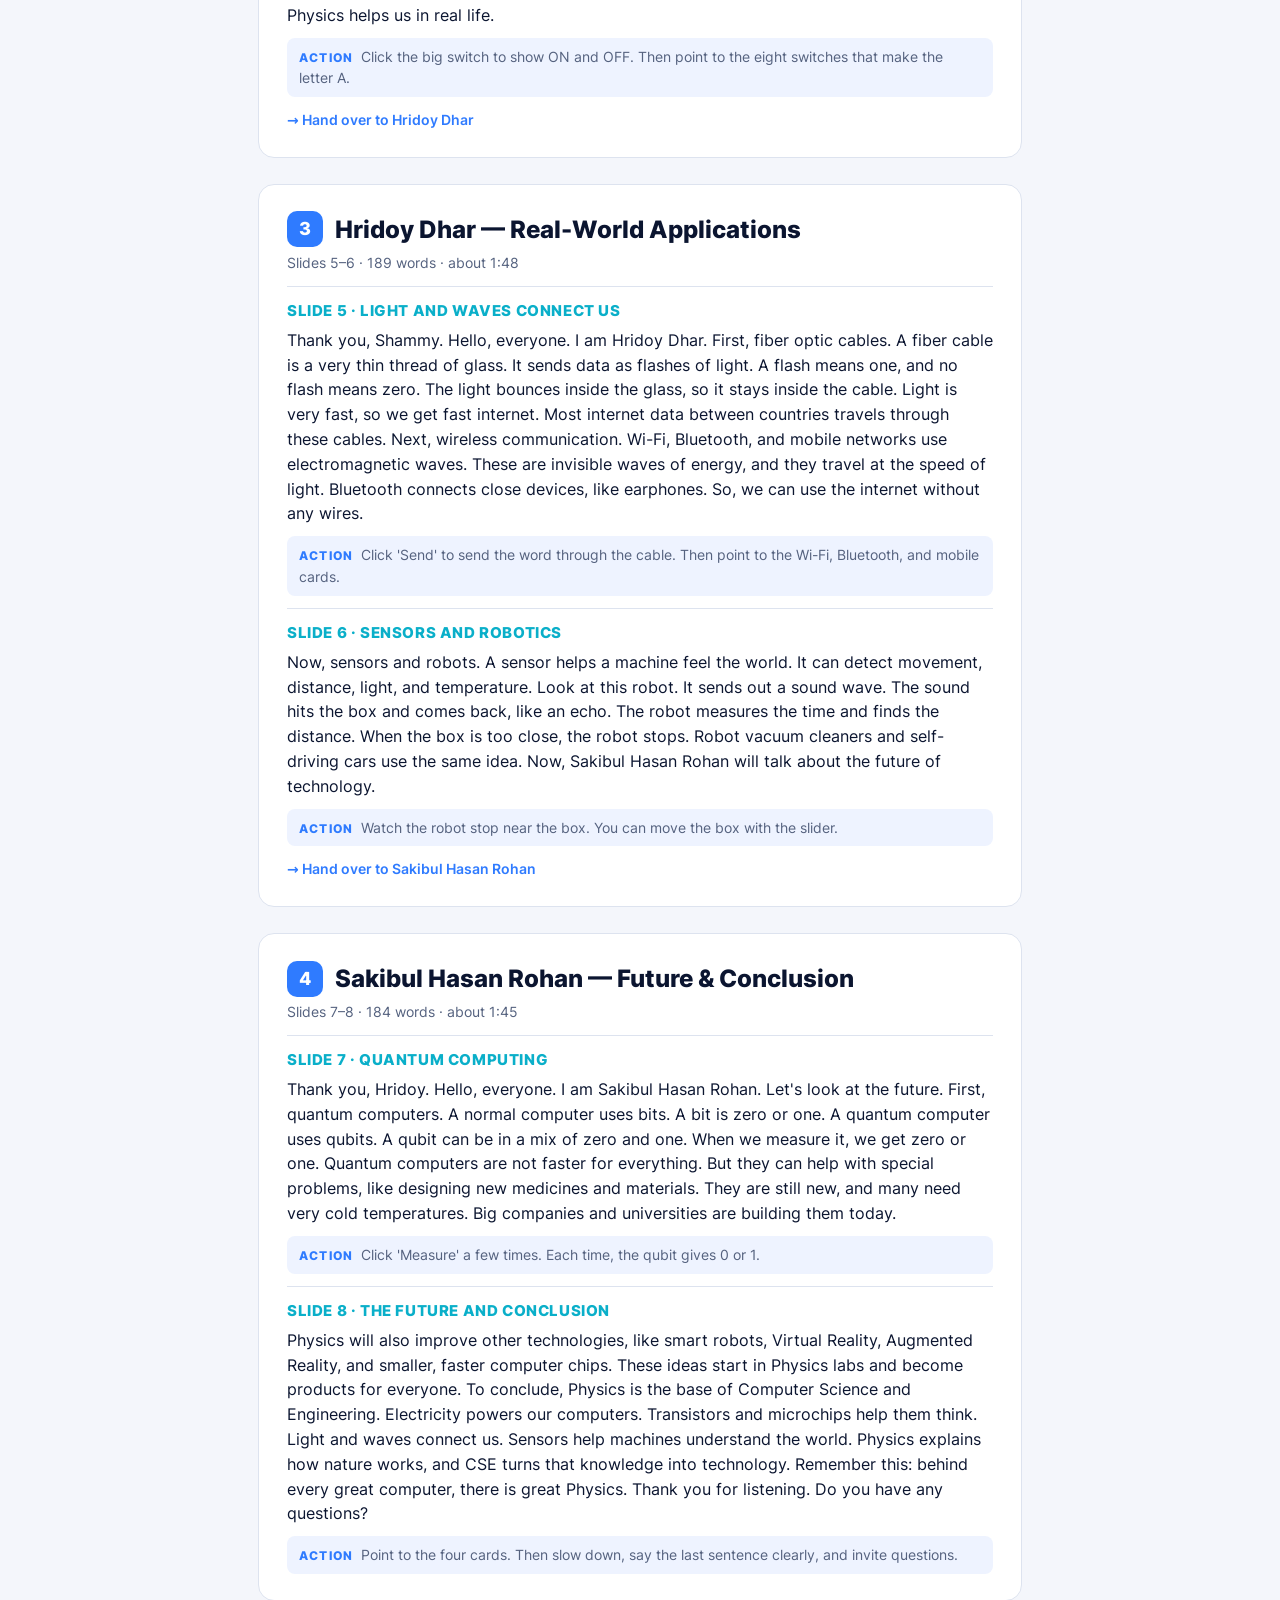
<file: speaker-scripts.html>
<!doctype html><html lang="en"><head><meta charset="utf-8"><meta name="viewport" content="width=device-width, initial-scale=1">
<title>Speaker Scripts</title>
<style>
@font-face{font-family:Inter;font-weight:400;src:url(assets/fonts/inter-400.woff2) format("woff2")}
@font-face{font-family:Inter;font-weight:600;src:url(assets/fonts/inter-600.woff2) format("woff2")}
@font-face{font-family:Inter;font-weight:800;src:url(assets/fonts/inter-800.woff2) format("woff2")}
:root{--ink:#0B1530;--muted:#55627F;--blue:#2F7BFF;--cyan:#0AAFC9;--line:#DDE3EF}
*{box-sizing:border-box}body{margin:0;background:#F4F6FB;color:var(--ink);font-family:Inter,system-ui,sans-serif;line-height:1.55}
main{max-width:820px;margin:0 auto;padding:48px 28px 80px}
header{border-bottom:3px solid var(--blue);padding-bottom:20px;margin-bottom:28px}
.kicker{font-size:13px;font-weight:800;letter-spacing:.14em;text-transform:uppercase;color:var(--blue)}
h1{font-size:34px;line-height:1.15;margin:8px 0 10px;font-weight:800;letter-spacing:-.02em}
.meta{color:var(--muted);font-size:15px}
.speaker{background:#fff;border:1px solid var(--line);border-radius:16px;padding:26px 28px;margin:26px 0}
.speaker h2{display:flex;align-items:center;gap:12px;margin:0 0 4px;font-size:24px;font-weight:800}
.num{width:36px;height:36px;border-radius:10px;background:var(--blue);color:#fff;display:grid;place-items:center;font-size:18px}
.sub{color:var(--muted);font-size:14px;margin-bottom:8px}
.slide{border-top:1px solid var(--line);padding-top:12px;margin-top:12px;break-inside:avoid}
.slide h3{margin:0 0 6px;font-size:15px;font-weight:800;color:var(--cyan);letter-spacing:.04em;text-transform:uppercase}
.slide p{margin:0;font-size:16px}
.cue{margin-top:10px!important;font-size:14px!important;color:var(--muted);background:#EEF3FF;border-radius:8px;padding:8px 12px}
.cue b{color:var(--blue);font-size:12px;letter-spacing:.1em}
.handoff{margin-top:12px;font-size:14px;font-weight:600;color:var(--blue)}
@media print{body{background:#fff}main{padding:0}header{margin-bottom:14px;padding-bottom:12px}h1{font-size:26px}.speaker{margin:0;padding:20px 22px}.speaker{border:1px solid #ccd}.speaker+.speaker{break-before:page}}
</style></head><body><main>
<header><div class="kicker">Speaker Scripts</div><h1>Importance and Applications of Physics in Computer Science and Engineering (CSE)</h1>
<div class="meta">4 speakers · 8 slides · about 2 minutes each · 762 words in total · speak slowly (about 105 words per minute)</div></header><section class="speaker"><h2><span class="num">1</span>Habibullah Babar — Introduction</h2>
<div class="sub">Slides 1–2 · 192 words · about 1:50</div><div class="slide"><h3>Slide 1 · Title Slide</h3><p>Good morning, everyone. My name is Habibullah Babar. Today, our team will talk about the importance and applications of Physics in Computer Science and Engineering. Physics is not only a subject in a book. It is inside every phone and laptop we use. We are four speakers. I will start with the basic idea. Then, Shammy Sultana will talk about electricity and electronics. Hridoy Dhar will show real-world uses. Finally, Sakibul Hasan Rohan will talk about the future. Our main message is simple: computers work because of Physics.</p><p class="cue"><b>ACTION</b>&nbsp; Smile. Look at the audience. Point to each team member's name when you say it.</p></div><div class="slide"><h3>Slide 2 · Physics + CSE: Why They Connect</h3><p>First, what is Physics? Physics is the study of energy, force, light, and matter. It explains how nature works. CSE is the study of computers, software, and hardware. Physics gives the rules, and CSE uses these rules to build technology. Now, look at this computer. First, electricity gives power. Then, the hardware, like the processor and memory, uses that power. Next, signals carry information. Finally, we get the result on the screen. For example, when you send a message on your phone, Physics carries it. Without Physics, there is no electricity, no chips, and no internet. Now, Shammy Sultana will explain electricity and electronics.</p><p class="cue"><b>ACTION</b>&nbsp; Point to the two cards first. Then the four steps light up one by one. You can click a step to show it.</p></div><div class="handoff">→ Hand over to Shammy Sultana</div></section><section class="speaker"><h2><span class="num">2</span>Shammy Sultana — Electricity &amp; Electronics</h2>
<div class="sub">Slides 3–4 · 197 words · about 1:53</div><div class="slide"><h3>Slide 3 · Electricity: The Power Behind Computers</h3><p>Thank you, Habibullah. Hello, everyone. I am Shammy Sultana. Electricity is the basic energy source of every computer. Computers need electrical power to do every task, like opening an app or playing a video. There are three important words. Voltage pushes electricity through a circuit. Current is the flow of electric charge. Resistance controls the flow of electricity. Look at this circuit. When I increase the voltage, more current flows. When I increase the resistance, less current flows. And when there is no voltage, nothing works. Without electricity, computers cannot function.</p><p class="cue"><b>ACTION</b>&nbsp; Move the Voltage slider up, then move the Resistance slider up. At the end, move Voltage to 0 to show the computer turn OFF.</p></div><div class="slide"><h3>Slide 4 · Electronics: How Computers Understand Electricity</h3><p>Now, how do computers understand electricity? The answer is electronics. Electronic components control the flow of electricity. The most important one is the transistor. A transistor acts like a tiny electronic switch. When it is ON, we call it one. When it is OFF, we call it zero. Computers use these ON and OFF signals to process information. For example, these eight switches make the letter A. A microchip contains millions or even billions of tiny transistors. These electrical circuits help the CPU perform calculations. Physics makes faster, smaller, and smarter computers possible. Now, Hridoy Dhar will show you how Physics helps us in real life.</p><p class="cue"><b>ACTION</b>&nbsp; Click the big switch to show ON and OFF. Then point to the eight switches that make the letter A.</p></div><div class="handoff">→ Hand over to Hridoy Dhar</div></section><section class="speaker"><h2><span class="num">3</span>Hridoy Dhar — Real-World Applications</h2>
<div class="sub">Slides 5–6 · 189 words · about 1:48</div><div class="slide"><h3>Slide 5 · Light and Waves Connect Us</h3><p>Thank you, Shammy. Hello, everyone. I am Hridoy Dhar. First, fiber optic cables. A fiber cable is a very thin thread of glass. It sends data as flashes of light. A flash means one, and no flash means zero. The light bounces inside the glass, so it stays inside the cable. Light is very fast, so we get fast internet. Most internet data between countries travels through these cables. Next, wireless communication. Wi-Fi, Bluetooth, and mobile networks use electromagnetic waves. These are invisible waves of energy, and they travel at the speed of light. Bluetooth connects close devices, like earphones. So, we can use the internet without any wires.</p><p class="cue"><b>ACTION</b>&nbsp; Click 'Send' to send the word through the cable. Then point to the Wi-Fi, Bluetooth, and mobile cards.</p></div><div class="slide"><h3>Slide 6 · Sensors and Robotics</h3><p>Now, sensors and robots. A sensor helps a machine feel the world. It can detect movement, distance, light, and temperature. Look at this robot. It sends out a sound wave. The sound hits the box and comes back, like an echo. The robot measures the time and finds the distance. When the box is too close, the robot stops. Robot vacuum cleaners and self-driving cars use the same idea. Now, Sakibul Hasan Rohan will talk about the future of technology.</p><p class="cue"><b>ACTION</b>&nbsp; Watch the robot stop near the box. You can move the box with the slider.</p></div><div class="handoff">→ Hand over to Sakibul Hasan Rohan</div></section><section class="speaker"><h2><span class="num">4</span>Sakibul Hasan Rohan — Future &amp; Conclusion</h2>
<div class="sub">Slides 7–8 · 184 words · about 1:45</div><div class="slide"><h3>Slide 7 · Quantum Computing</h3><p>Thank you, Hridoy. Hello, everyone. I am Sakibul Hasan Rohan. Let's look at the future. First, quantum computers. A normal computer uses bits. A bit is zero or one. A quantum computer uses qubits. A qubit can be in a mix of zero and one. When we measure it, we get zero or one. Quantum computers are not faster for everything. But they can help with special problems, like designing new medicines and materials. They are still new, and many need very cold temperatures. Big companies and universities are building them today.</p><p class="cue"><b>ACTION</b>&nbsp; Click 'Measure' a few times. Each time, the qubit gives 0 or 1.</p></div><div class="slide"><h3>Slide 8 · The Future and Conclusion</h3><p>Physics will also improve other technologies, like smart robots, Virtual Reality, Augmented Reality, and smaller, faster computer chips. These ideas start in Physics labs and become products for everyone. To conclude, Physics is the base of Computer Science and Engineering. Electricity powers our computers. Transistors and microchips help them think. Light and waves connect us. Sensors help machines understand the world. Physics explains how nature works, and CSE turns that knowledge into technology. Remember this: behind every great computer, there is great Physics. Thank you for listening. Do you have any questions?</p><p class="cue"><b>ACTION</b>&nbsp; Point to the four cards. Then slow down, say the last sentence clearly, and invite questions.</p></div></section></main></body></html>
</file>
<file: css/style.css>
/* ==========================================================
   Physics in CSE — presentation styles
   Design canvas: 1600 × 900 (scaled to fit any screen)
   ========================================================== */

@font-face { font-family: "Inter"; font-weight: 400; font-display: swap; src: url("../assets/fonts/inter-400.woff2") format("woff2"); }
@font-face { font-family: "Inter"; font-weight: 500; font-display: swap; src: url("../assets/fonts/inter-500.woff2") format("woff2"); }
@font-face { font-family: "Inter"; font-weight: 600; font-display: swap; src: url("../assets/fonts/inter-600.woff2") format("woff2"); }
@font-face { font-family: "Inter"; font-weight: 700; font-display: swap; src: url("../assets/fonts/inter-700.woff2") format("woff2"); }
@font-face { font-family: "Inter"; font-weight: 800; font-display: swap; src: url("../assets/fonts/inter-800.woff2") format("woff2"); }

:root {
  --bg: #050912;
  --bg-2: #08101F;
  --panel: #0B1530;
  --panel-2: #0F1C3D;
  --line: #1A2A52;
  --line-2: #24396B;
  --blue: #2F7BFF;
  --blue-soft: rgba(47, 123, 255, .16);
  --cyan: #22D3EE;
  --cyan-soft: rgba(34, 211, 238, .14);
  --text: #FFFFFF;
  --muted: #A9B7D6;
  --dim: #63729A;
  --off: #2A3657;
  --stop: #FF5C7A;
  --glow-c: 0 0 18px rgba(34, 211, 238, .55);
  --glow-b: 0 0 18px rgba(47, 123, 255, .55);
  --radius: 18px;
  --ease: cubic-bezier(.22, .8, .24, 1);
  --font: "Inter", "Poppins", system-ui, -apple-system, "Segoe UI", Roboto, sans-serif;
}

* { box-sizing: border-box; margin: 0; padding: 0; }
html, body { height: 100%; }
body {
  background: var(--bg);
  color: var(--text);
  font-family: var(--font);
  overflow: hidden;
  -webkit-font-smoothing: antialiased;
  user-select: none;
}
button { font: inherit; color: inherit; cursor: pointer; border: 0; background: none; }
input { font: inherit; }
:focus-visible { outline: 2px solid var(--cyan); outline-offset: 3px; }

/* ---------- Viewport & stage ---------- */
.viewport {
  position: fixed; inset: 0;
  transition: right .45s var(--ease);
}
body.notes-open .viewport { right: 440px; }

.stage {
  position: absolute; left: 50%; top: 50%;
  width: 1600px; height: 900px;
  transform-origin: center center;
  background: var(--bg);
  overflow: hidden;
  overflow: clip;
  /* faint engineering grid */
  background-image:
    linear-gradient(rgba(47,123,255,.045) 1px, transparent 1px),
    linear-gradient(90deg, rgba(47,123,255,.045) 1px, transparent 1px);
  background-size: 40px 40px;
}

/* ---------- Top bar (inside stage) ---------- */
.topbar {
  position: absolute; top: 0; left: 0; right: 0; height: 76px;
  display: flex; align-items: center; justify-content: space-between;
  padding: 0 56px; z-index: 20; pointer-events: none;
}
.brand { display: flex; align-items: center; gap: 12px; font-weight: 700; font-size: 18px; letter-spacing: .02em; color: var(--muted); }
.brand svg { width: 26px; height: 26px; }
.speaker-chip {
  display: flex; align-items: center; gap: 12px;
  padding: 8px 18px 8px 8px; border-radius: 999px;
  background: var(--panel); border: 1px solid var(--line-2);
  font-size: 17px; font-weight: 600; color: var(--text);
  transition: opacity .4s;
}
.speaker-chip .num {
  width: 32px; height: 32px; border-radius: 50%;
  display: grid; place-items: center; font-weight: 800; font-size: 16px;
  background: var(--blue); color: #fff;
}
.speaker-chip .topic { color: var(--muted); font-weight: 500; }
.counter { font-variant-numeric: tabular-nums; font-size: 18px; font-weight: 600; color: var(--muted); }
.counter b { color: var(--text); font-size: 22px; }

.progress { position: absolute; left: 0; right: 0; top: 0; height: 4px; background: rgba(255,255,255,.05); z-index: 21; }
.progress span { display: block; height: 100%; width: 0; background: var(--cyan); box-shadow: var(--glow-c); transition: width .6s var(--ease); }

/* ---------- Controls (fixed, outside stage) ---------- */
.controls {
  position: fixed; left: 50%; bottom: 18px; transform: translateX(-50%);
  display: flex; align-items: center; gap: 10px;
  padding: 8px; border-radius: 999px;
  background: rgba(11, 21, 48, .88); border: 1px solid var(--line-2);
  backdrop-filter: blur(8px);
  z-index: 50; transition: opacity .4s, transform .4s, left .45s var(--ease);
}
body.notes-open .controls { left: calc((100% - 440px) / 2); }
body.idle .controls { opacity: 0; transform: translate(-50%, 12px); pointer-events: none; }
.ctrl {
  height: 44px; min-width: 44px; padding: 0 14px; border-radius: 999px;
  display: inline-flex; align-items: center; justify-content: center; gap: 8px;
  font-size: 15px; font-weight: 600; color: var(--muted);
  transition: background .2s, color .2s;
}
.ctrl:hover { background: var(--panel-2); color: var(--text); }
.ctrl.primary { background: var(--blue); color: #fff; }
.ctrl.primary:hover { background: #4a8dff; }
.ctrl[aria-pressed="true"] { background: var(--cyan-soft); color: var(--cyan); }
.ctrl svg { width: 20px; height: 20px; }
.ctrl:disabled { opacity: .35; cursor: default; }
.dots { display: flex; align-items: center; gap: 14px; padding: 0 8px; }
.dot-group { display: flex; gap: 5px; }
.dot { width: 10px; height: 10px; border-radius: 50%; background: var(--off); transition: background .25s, transform .25s; }
.dot:hover { background: var(--dim); }
.dot.active { background: var(--cyan); transform: scale(1.3); box-shadow: var(--glow-c); }
.dot.seen { background: var(--blue); }

/* ---------- Slides ---------- */
.slide {
  position: absolute; inset: 0;
  padding: 104px 96px 112px;
  display: flex; flex-direction: column;
  opacity: 0; visibility: hidden;
  transform: translateX(60px) scale(.985);
  transition: opacity .7s var(--ease), transform .7s var(--ease), visibility 0s .7s;
}
.slide.active { opacity: 1; visibility: visible; transform: none; transition: opacity .7s var(--ease), transform .7s var(--ease), visibility 0s; }
.slide.before { transform: translateX(-60px) scale(.985); }
.slide:not(.active) * { animation-play-state: paused !important; }

.eyebrow {
  display: inline-flex; align-items: center; gap: 10px;
  font-size: 16px; font-weight: 700; letter-spacing: .14em; text-transform: uppercase;
  color: var(--cyan);
}
.eyebrow::before { content: ""; width: 28px; height: 2px; background: var(--cyan); }
h1, h2 { font-weight: 800; letter-spacing: -.025em; line-height: 1.05; }
h2 { font-size: 60px; margin-top: 14px; }
.hl { color: var(--cyan); }
.hl-b { color: var(--blue); }
.body { flex: 1; min-height: 0; margin-top: 30px; display: grid; gap: 40px; }

.points { list-style: none; display: grid; gap: 18px; }
.points li {
  display: grid; grid-template-columns: 40px 1fr; gap: 14px; align-items: start;
  font-size: 25px; line-height: 1.35; font-weight: 500; color: var(--text);
}
.points li .ic {
  width: 40px; height: 40px; border-radius: 12px; display: grid; place-items: center;
  background: var(--blue-soft); color: var(--cyan); font-weight: 800; font-size: 18px;
}
.points li .ic svg { width: 22px; height: 22px; }
.points li small { display: block; font-size: 19px; color: var(--muted); font-weight: 400; margin-top: 2px; }

.card {
  background: var(--panel); border: 1px solid var(--line);
  border-radius: var(--radius); padding: 28px;
}
.tag {
  display: inline-flex; align-items: center; padding: 6px 12px; border-radius: 999px;
  font-size: 15px; font-weight: 600; color: var(--cyan); background: var(--cyan-soft);
}
.try {
  display: inline-flex; align-items: center; gap: 8px;
  font-size: 15px; font-weight: 700; letter-spacing: .08em; text-transform: uppercase; color: var(--blue);
}
.try::before { content: ""; width: 8px; height: 8px; border-radius: 50%; background: var(--blue); box-shadow: var(--glow-b); animation: blink 1.6s infinite; }
@keyframes blink { 50% { opacity: .25; } }

.btn {
  display: inline-flex; align-items: center; justify-content: center; gap: 10px;
  height: 52px; padding: 0 24px; border-radius: 14px;
  font-size: 18px; font-weight: 700;
  background: var(--blue); color: #fff;
  transition: transform .15s, background .2s, box-shadow .2s;
}
.btn:hover { background: #4a8dff; box-shadow: var(--glow-b); }
.btn:active { transform: scale(.97); }
.btn.ghost { background: var(--panel-2); color: var(--text); border: 1px solid var(--line-2); }
.btn.ghost:hover { border-color: var(--cyan); box-shadow: none; }

/* Reveal animation for items */
.rv { opacity: 0; transform: translateY(22px); }
.slide.active .rv { animation: rvIn .8s var(--ease) forwards; animation-delay: calc(var(--i, 0) * 130ms + 250ms); }
@keyframes rvIn { to { opacity: 1; transform: none; } }

/* Draw-in for SVG strokes */
.draw { stroke-dasharray: var(--len, 1200); stroke-dashoffset: var(--len, 1200); }
.slide.active .draw { animation: drawIn 1.6s var(--ease) forwards; animation-delay: calc(var(--i, 0) * 150ms + 300ms); }
@keyframes drawIn { to { stroke-dashoffset: 0; } }

/* Moving pulse on a trace */
.pulse { stroke-dasharray: 18 400; animation: pulseMove 3.2s linear infinite; }
@keyframes pulseMoveR { from { stroke-dashoffset: 1000; } to { stroke-dashoffset: 0; } }
@keyframes pulseMove { from { stroke-dashoffset: 418; } to { stroke-dashoffset: 0; } }

/* ==========================================================
   Slide 1 — Title
   ========================================================== */
.s-title { justify-content: center; padding-top: 90px; }
.s-title .bg { position: absolute; inset: 0; width: 100%; height: 100%; }
.s-title .bg .trace { fill: none; stroke: #13244A; stroke-width: 2; }
.s-title .bg .flow { fill: none; stroke: var(--cyan); stroke-width: 3; stroke-linecap: round; filter: drop-shadow(0 0 6px var(--cyan)); }
.s-title .bg .pad { fill: var(--bg); stroke: #1E3463; stroke-width: 2; }
.s-title .bg .sym { fill: #2A4580; font-weight: 700; font-family: var(--font); animation: floaty 9s ease-in-out infinite; }
.s-title .bg .bits { fill: #1E3463; font-family: ui-monospace, Consolas, monospace; font-size: 18px; letter-spacing: 4px; }
@keyframes floaty { 50% { transform: translateY(-14px); opacity: .6; } }
.s-title .wrap { position: relative; display: grid; grid-template-columns: 1fr 470px; gap: 40px; align-items: center; }
.s-title h1 { font-size: 72px; margin: 22px 0 24px; }
.s-title h1 .small { display: block; font-size: 34px; font-weight: 600; color: var(--muted); letter-spacing: -.01em; margin-bottom: 10px; }
.s-title .sub { font-size: 28px; color: var(--muted); font-weight: 500; }
.s-title .team { display: flex; gap: 14px; margin-top: 46px; flex-wrap: wrap; }
.s-title .member { display: flex; align-items: center; gap: 12px; padding: 12px 18px 12px 12px; border-radius: 14px; background: var(--panel); border: 1px solid var(--line); }
.s-title .member b { width: 34px; height: 34px; border-radius: 10px; display: grid; place-items: center; background: var(--blue-soft); color: var(--cyan); font-size: 16px; }
.s-title .member span { font-size: 16px; line-height: 1.2; font-weight: 600; }
.s-title .member em { display: block; font-style: normal; font-weight: 400; color: var(--muted); font-size: 14px; }
.emblem { width: 470px; height: 470px; }
.emblem .orbit { fill: none; stroke: var(--blue); stroke-width: 2; opacity: .7; }
.emblem .spin1 { animation: spin 14s linear infinite; transform-origin: 235px 235px; }
.emblem .spin2 { animation: spin 18s linear infinite reverse; transform-origin: 235px 235px; }
.emblem .spin3 { animation: spin 22s linear infinite; transform-origin: 235px 235px; }
@keyframes spin { to { transform: rotate(360deg); } }
.emblem .chip { fill: var(--panel-2); stroke: var(--cyan); stroke-width: 3; filter: drop-shadow(0 0 16px rgba(34,211,238,.35)); }
.emblem .pin { stroke: var(--cyan); stroke-width: 4; stroke-linecap: round; }
.emblem .core { fill: var(--cyan); filter: drop-shadow(0 0 10px var(--cyan)); animation: corePulse 2.4s ease-in-out infinite; transform-origin: 235px 235px; }
@keyframes corePulse { 50% { transform: scale(1.18); } }
.emblem .electron { fill: #fff; filter: drop-shadow(0 0 8px var(--cyan)); }

/* ==========================================================
   Slide 2 — What are Physics and CSE
   ========================================================== */
.s-what .body { grid-template-columns: 1fr 380px 1fr; align-items: stretch; gap: 0; }
.s-what .card { display: flex; flex-direction: column; gap: 18px; padding: 34px; }
.s-what .card .icon { width: 120px; height: 120px; }
.s-what .card h3 { font-size: 40px; font-weight: 800; letter-spacing: -.02em; }
.s-what .card p { font-size: 25px; line-height: 1.4; color: var(--text); }
.s-what .card p.muted { color: var(--muted); font-size: 21px; }
.s-what .tags { display: flex; flex-wrap: wrap; gap: 8px; margin-top: auto; }
.s-what .bridge { position: relative; display: flex; flex-direction: column; justify-content: center; align-items: center; }
.s-what .bridge svg { width: 380px; height: 260px; }
.s-what .bridge .lbl { font-size: 20px; font-weight: 600; color: var(--muted); text-align: center; line-height: 1.35; }
.s-what .bridge .lbl b { color: var(--text); }
.s-what .equation {
  margin-top: 26px; padding: 16px 18px; border-radius: 16px;
  font-size: 23px; font-weight: 700; text-align: center; white-space: nowrap;
  background: var(--panel-2); border: 1px solid var(--line-2);
}
.atom .ring { fill: none; stroke: var(--cyan); stroke-width: 3; }
.atom .nuc { fill: var(--blue); }
.atom .e { fill: #fff; }

/* ==========================================================
   Slide 3 — Why physics matters
   ========================================================== */
.s-why .body { grid-template-columns: 520px 1fr; align-items: center; }
.steps { display: grid; gap: 14px; margin-top: 28px; }
.step {
  display: grid; grid-template-columns: 52px 1fr; gap: 16px; align-items: center;
  padding: 14px 18px; border-radius: 16px; text-align: left;
  background: var(--panel); border: 1px solid var(--line);
  transition: border-color .35s, background .35s, box-shadow .35s;
}
.step .n { width: 52px; height: 52px; border-radius: 14px; display: grid; place-items: center; background: var(--off); font-weight: 800; font-size: 20px; transition: background .35s; }
.step b { font-size: 24px; display: block; }
.step span { font-size: 18px; color: var(--muted); }
.step.on { border-color: var(--cyan); background: var(--panel-2); box-shadow: 0 0 0 1px var(--cyan), 0 0 28px rgba(34,211,238,.18); }
.step.on .n { background: var(--cyan); color: var(--bg); }
.pc svg { width: 100%; height: 560px; }
.pc .board { fill: #0A1530; stroke: var(--line-2); stroke-width: 2; }
.pc .comp { transition: opacity .4s; }
.pc .comp .box { fill: var(--panel-2); stroke: var(--line-2); stroke-width: 2; transition: stroke .4s, fill .4s, filter .4s; }
.pc .comp text { fill: var(--muted); font-size: 18px; font-weight: 700; font-family: var(--font); transition: fill .4s; }
.pc .comp .wire { fill: none; stroke: #1C2E5C; stroke-width: 4; stroke-linecap: round; transition: stroke .4s; }
.pc .comp .flowline { fill: none; stroke: var(--cyan); stroke-width: 4; stroke-linecap: round; stroke-dasharray: 10 22; opacity: 0; animation: dashFlow 1s linear infinite; transition: opacity .4s; }
@keyframes dashFlow { to { stroke-dashoffset: -32; } }
.pc .comp.on .box { stroke: var(--cyan); fill: #0F2448; filter: drop-shadow(0 0 14px rgba(34,211,238,.5)); }
.pc .comp.on text { fill: #fff; }
.pc .comp.on .flowline { opacity: 1; }
.pc .comp.on .wire { stroke: #1F4C7E; }
.pc .screen-text { opacity: 0; transition: opacity .5s; }
.pc .comp.on .screen-text { opacity: 1; }
.pc .ico { fill: none; stroke: var(--muted); stroke-width: 3; stroke-linecap: round; stroke-linejoin: round; transition: stroke .4s; }
.pc .comp.on .ico { stroke: var(--cyan); }

/* ==========================================================
   Slide 4 — Electricity
   ========================================================== */
.s-elec .body { grid-template-columns: 560px 1fr; align-items: center; }
.defs { display: grid; gap: 12px; }
.def { display: grid; grid-template-columns: 56px 1fr; gap: 18px; align-items: center; padding: 13px 20px; }
.def .sym { width: 56px; height: 56px; border-radius: 16px; display: grid; place-items: center; background: var(--blue-soft); color: var(--cyan); font-size: 28px; font-weight: 800; }
.def b { font-size: 26px; display: block; }
.def span { font-size: 20px; color: var(--muted); }
.meter { margin-top: 14px; padding: 18px 22px; }
.meter .row { display: flex; justify-content: space-between; align-items: center; }
.meter label { font-size: 20px; font-weight: 700; }
.readouts { display: flex; gap: 18px; margin-top: 12px; }
.readout { flex: 1; padding: 12px 16px; border-radius: 12px; background: var(--bg-2); border: 1px solid var(--line); }
.readout small { display: block; font-size: 14px; color: var(--muted); text-transform: uppercase; letter-spacing: .08em; font-weight: 700; }
.readout b { font-size: 30px; font-variant-numeric: tabular-nums; }
.readout b em { font-style: normal; font-size: 18px; color: var(--muted); margin-left: 4px; }
.formula { margin-top: 12px; font-size: 17px; color: var(--muted); }
input[type=range] { -webkit-appearance: none; appearance: none; width: 100%; height: 8px; border-radius: 99px; background: var(--off); margin-top: 16px; cursor: pointer; }
input[type=range]::-webkit-slider-thumb { -webkit-appearance: none; width: 26px; height: 26px; border-radius: 50%; background: var(--cyan); box-shadow: var(--glow-c); border: 3px solid var(--bg); }
input[type=range]::-moz-range-thumb { width: 22px; height: 22px; border-radius: 50%; background: var(--cyan); border: 3px solid var(--bg); }
.circuit svg { width: 100%; height: 540px; }
.circuit .wire { fill: none; stroke: #1E3463; stroke-width: 10; stroke-linejoin: round; }
.circuit .wire-glow { fill: none; stroke: var(--blue); stroke-width: 3; stroke-linejoin: round; opacity: .55; }
.circuit .part { fill: var(--panel-2); stroke: var(--line-2); stroke-width: 2.5; }
.circuit text { fill: var(--text); font-family: var(--font); font-weight: 700; font-size: 20px; }
.circuit text.sm { fill: var(--muted); font-size: 15px; font-weight: 600; }
.circuit .charge { fill: var(--cyan); filter: drop-shadow(0 0 6px var(--cyan)); }

/* ==========================================================
   Slide 5 — Transistor & binary
   ========================================================== */
.s-trans .body { grid-template-rows: 1fr auto; gap: 26px; }
.s-trans .top { display: grid; grid-template-columns: 520px 1fr; gap: 40px; align-items: center; min-height: 0; }
.tr-demo { display: grid; grid-template-columns: 1fr 190px; gap: 24px; align-items: center; padding: 20px 26px; }
.tr-demo svg { width: 100%; height: 280px; }
.tr-demo .metal { fill: #33456F; }
.tr-demo .silicon { fill: #13234A; stroke: var(--line-2); stroke-width: 2; }
.tr-demo .channel { fill: var(--off); transition: fill .35s, filter .35s; }
.tr-demo .gate { fill: #2A3B66; stroke: var(--line-2); stroke-width: 2; transition: fill .35s, filter .35s; }
.tr-demo text { fill: var(--muted); font-family: var(--font); font-weight: 700; font-size: 16px; }
.tr-demo .wire { fill: none; stroke: #1E3463; stroke-width: 6; stroke-linecap: round; transition: stroke .35s; }
.tr-demo .bulb { fill: #1A2647; stroke: var(--line-2); stroke-width: 2; transition: fill .35s, filter .35s; }
.tr-demo .e { fill: var(--cyan); opacity: 0; transition: opacity .3s; }
.tr-demo.on .channel { fill: var(--cyan); filter: drop-shadow(0 0 10px var(--cyan)); }
.tr-demo.on .gate { fill: var(--blue); filter: drop-shadow(0 0 10px var(--blue)); }
.tr-demo.on .wire { stroke: #1F5A8E; }
.tr-demo.on .bulb { fill: #E9FBFF; filter: drop-shadow(0 0 22px var(--cyan)); }
.tr-demo.on .e { opacity: 1; }
.tr-side { display: flex; flex-direction: column; align-items: center; gap: 14px; }
.bigbit { font-size: 140px; font-weight: 800; line-height: .9; font-variant-numeric: tabular-nums; color: var(--dim); transition: color .3s, text-shadow .3s; }
.tr-demo.on .bigbit { color: var(--cyan); text-shadow: 0 0 30px rgba(34,211,238,.6); }
.bitlabel { font-size: 18px; font-weight: 700; color: var(--muted); letter-spacing: .06em; }
.toggle {
  width: 150px; height: 64px; border-radius: 999px; position: relative;
  background: var(--off); border: 2px solid var(--line-2); transition: background .3s;
}
.toggle::after { content: ""; position: absolute; top: 5px; left: 6px; width: 50px; height: 50px; border-radius: 50%; background: #fff; transition: transform .35s var(--ease); }
.toggle span { position: absolute; top: 50%; transform: translateY(-50%); font-weight: 800; font-size: 17px; }
.toggle .t-on { left: 22px; opacity: 0; }
.toggle .t-off { right: 20px; color: var(--muted); }
.tr-demo.on .toggle { background: var(--blue); border-color: var(--cyan); }
.tr-demo.on .toggle::after { transform: translateX(84px); }
.tr-demo.on .toggle .t-on { opacity: 1; }
.tr-demo.on .toggle .t-off { opacity: 0; }

.byte { display: grid; grid-template-columns: auto 1fr auto; gap: 30px; align-items: center; padding: 20px 28px; }
.byte h4 { font-size: 22px; font-weight: 800; }
.byte h4 small { display: block; font-size: 16px; color: var(--muted); font-weight: 500; margin-top: 4px; }
.bits { display: grid; grid-template-columns: repeat(8, 1fr); gap: 10px; }
.bit {
  height: 86px; border-radius: 14px; display: flex; flex-direction: column; align-items: center; justify-content: center; gap: 2px;
  background: var(--bg-2); border: 2px solid var(--line-2); transition: background .25s, border-color .25s, box-shadow .25s;
}
.bit b { font-size: 34px; font-weight: 800; color: var(--dim); transition: color .25s; }
.bit small { font-size: 13px; color: var(--dim); font-weight: 600; }
.bit.on { background: #0F2A4E; border-color: var(--cyan); box-shadow: 0 0 18px rgba(34,211,238,.3); }
.bit.on b { color: var(--cyan); }
.bit.on small { color: var(--muted); }
.byte-out { display: flex; gap: 14px; }
.byte-out .readout { min-width: 120px; text-align: center; }
.byte-out .letter b { color: var(--cyan); font-size: 40px; }

/* ==========================================================
   Slide 6 — Logic gates
   ========================================================== */
.s-gates .body { grid-template-columns: 500px 1fr; align-items: stretch; }
.gate-tabs { display: grid; gap: 14px; }
.gate-tab {
  display: grid; grid-template-columns: 92px 1fr; gap: 16px; align-items: center; text-align: left;
  padding: 16px 20px; border-radius: 18px; background: var(--panel); border: 1px solid var(--line);
  transition: border-color .3s, background .3s, box-shadow .3s;
}
.gate-tab svg { width: 92px; height: 56px; }
.gate-tab svg path, .gate-tab svg circle { fill: none; stroke: var(--muted); stroke-width: 3; transition: stroke .3s; }
.gate-tab > span > b { font-size: 26px; font-weight: 800; display: block; }
.gate-tab span b { color: var(--text); }
.gate-tab span { font-size: 18px; color: var(--muted); line-height: 1.3; }
.gate-tab.on { background: var(--panel-2); border-color: var(--cyan); box-shadow: 0 0 0 1px var(--cyan); }
.gate-tab.on svg path, .gate-tab.on svg circle { stroke: var(--cyan); }
.gate-lab { display: grid; grid-template-rows: 1fr auto; gap: 18px; padding: 24px 30px; }
.gate-stage { display: grid; grid-template-columns: 150px 1fr; gap: 10px; align-items: center; }
.inputs { display: grid; gap: 78px; align-content: center; }
.inbtn {
  display: flex; align-items: center; gap: 12px; padding: 10px 14px 10px 10px; border-radius: 16px;
  background: var(--bg-2); border: 2px solid var(--line-2); transition: border-color .25s, background .25s, opacity .3s;
}
.inbtn .v { width: 48px; height: 48px; border-radius: 12px; display: grid; place-items: center; font-size: 26px; font-weight: 800; background: var(--off); color: var(--muted); transition: background .25s, color .25s; }
.inbtn span { font-weight: 800; font-size: 22px; }
.inbtn.on { border-color: var(--cyan); }
.inbtn.on .v { background: var(--cyan); color: var(--bg); box-shadow: var(--glow-c); }
.inbtn.hide { opacity: 0; pointer-events: none; }
.gate-svg { width: 100%; height: 300px; }
.gate-svg .w { fill: none; stroke: var(--off); stroke-width: 6; stroke-linecap: round; transition: stroke .25s, filter .25s; }
.gate-svg .w.on { stroke: var(--cyan); filter: drop-shadow(0 0 6px var(--cyan)); }
.gate-svg .shape { fill: var(--panel-2); stroke: var(--blue); stroke-width: 4; }
.gate-svg .gname { fill: #fff; font-family: var(--font); font-weight: 800; font-size: 26px; }
.gate-svg .lamp { fill: #1A2647; stroke: var(--line-2); stroke-width: 3; transition: fill .25s, filter .25s; }
.gate-svg .lamp.on { fill: var(--cyan); filter: drop-shadow(0 0 20px var(--cyan)); }
.gate-svg .outv { fill: var(--muted); font-family: var(--font); font-weight: 800; font-size: 34px; }
.gate-svg .outv.on { fill: var(--bg); }
.gate-svg .olbl { fill: var(--muted); font-family: var(--font); font-weight: 700; font-size: 18px; }
.gate-svg .g { display: none; }
.gate-svg .g.show { display: inline; }
.gate-bottom { display: grid; grid-template-columns: 1fr auto; gap: 24px; align-items: center; }
.example { font-size: 21px; line-height: 1.4; color: var(--muted); }
.example b { color: var(--text); }
.truth { border-collapse: collapse; font-variant-numeric: tabular-nums; font-size: 18px; }
.truth th, .truth td { padding: 6px 16px; text-align: center; border-bottom: 1px solid var(--line); }
.truth th { color: var(--muted); font-size: 14px; letter-spacing: .08em; }
.truth td { font-weight: 700; color: var(--muted); transition: background .25s, color .25s; }
.truth tr.cur td { background: var(--cyan-soft); color: var(--cyan); }
.truth .colB.hide { display: none; }

/* ==========================================================
   Slide 7 — Fiber optics
   ========================================================== */
.s-fiber .body { grid-template-rows: auto 1fr auto; gap: 22px; }
.row3 { display: grid; grid-template-columns: repeat(3, 1fr); gap: 20px; }
.mini { display: grid; grid-template-columns: 48px 1fr; gap: 14px; align-items: center; padding: 18px 20px; }
.mini .ic { width: 48px; height: 48px; border-radius: 14px; display: grid; place-items: center; background: var(--blue-soft); color: var(--cyan); }
.mini .ic svg { width: 26px; height: 26px; }
.mini p { font-size: 22px; line-height: 1.3; font-weight: 600; }
.fiber-svg { width: 100%; height: 100%; min-height: 0; }
.fiber-svg .cladding { fill: #0D1A3A; stroke: #24396B; stroke-width: 2; }
.fiber-svg .core { fill: #0F2448; }
.fiber-svg .jacket { fill: none; stroke: #1A2A52; stroke-width: 2; stroke-dasharray: 6 8; }
.fiber-svg .ray { fill: none; stroke: rgba(34,211,238,.18); stroke-width: 2; }
.fiber-svg .photon { fill: #E9FBFF; filter: drop-shadow(0 0 8px var(--cyan)) drop-shadow(0 0 16px var(--cyan)); }
.fiber-svg .box { fill: var(--panel-2); stroke: var(--line-2); stroke-width: 2; }
.fiber-svg text { fill: var(--text); font-family: var(--font); font-weight: 700; font-size: 20px; }
.fiber-svg text.sm { fill: var(--muted); font-size: 15px; font-weight: 600; }
.fiber-svg .laser { fill: var(--blue); transition: fill .1s, filter .1s; }
.fiber-svg .laser.flash { fill: #E9FBFF; filter: drop-shadow(0 0 14px var(--cyan)); }
.fiber-svg .detector { fill: #1A2647; transition: fill .1s, filter .1s; }
.fiber-svg .detector.flash { fill: var(--cyan); filter: drop-shadow(0 0 14px var(--cyan)); }
.fiber-svg .rx { fill: var(--cyan); font-size: 42px; font-weight: 800; }
.fiber-ctrl { display: grid; grid-template-columns: auto auto 1fr auto; gap: 16px; align-items: center; }
.fiber-ctrl input[type=text] {
  width: 200px; height: 52px; padding: 0 16px; border-radius: 14px; font-size: 22px; font-weight: 700; letter-spacing: .1em; text-transform: uppercase;
  background: var(--bg-2); border: 2px solid var(--line-2); color: var(--text); user-select: text;
}
.fiber-ctrl input[type=text]:focus { border-color: var(--cyan); outline: none; }
.bitstream { font-family: ui-monospace, Consolas, monospace; font-size: 20px; color: var(--dim); letter-spacing: .12em; white-space: nowrap; overflow: hidden; text-overflow: ellipsis; }
.bitstream .sent { color: var(--cyan); }
.speed-chip { font-size: 18px; font-weight: 600; color: var(--muted); padding: 12px 18px; border-radius: 12px; background: var(--panel); border: 1px solid var(--line); }
.speed-chip b { color: var(--cyan); }

/* ==========================================================
   Slide 8 — Wireless
   ========================================================== */
.s-wifi .body { grid-template-columns: 520px 1fr; align-items: center; }
.wtabs { display: grid; gap: 12px; margin-top: 26px; }
.wtab {
  display: grid; grid-template-columns: 52px 1fr auto; gap: 16px; align-items: center; text-align: left;
  padding: 14px 18px; border-radius: 16px; background: var(--panel); border: 1px solid var(--line);
  transition: border-color .3s, background .3s, box-shadow .3s;
}
.wtab .ic { width: 52px; height: 52px; border-radius: 14px; display: grid; place-items: center; background: var(--off); color: var(--muted); transition: background .3s, color .3s; }
.wtab .ic svg { width: 28px; height: 28px; }
.wtab b { font-size: 23px; display: block; }
.wtab span { font-size: 17px; color: var(--muted); }
.wtab em { font-style: normal; font-size: 16px; font-weight: 700; color: var(--muted); padding: 6px 10px; border-radius: 8px; background: var(--bg-2); }
.wtab.on { border-color: var(--cyan); background: var(--panel-2); box-shadow: 0 0 0 1px var(--cyan); }
.wtab.on .ic { background: var(--cyan); color: var(--bg); }
.wtab.on em { color: var(--cyan); }
.scene svg { width: 100%; height: 545px; }
.scene .dev { fill: var(--panel-2); stroke: var(--line-2); stroke-width: 2.5; }
.scene .dev-line { fill: none; stroke: var(--muted); stroke-width: 3; stroke-linecap: round; stroke-linejoin: round; }
.scene text { fill: var(--muted); font-family: var(--font); font-weight: 700; font-size: 18px; }
.scene .link { fill: none; stroke: #1A2A52; stroke-width: 3; stroke-dasharray: 4 10; transition: stroke .3s; }
.scene .link.on { stroke: rgba(34,211,238,.45); }
.scene .ring { fill: none; stroke: var(--cyan); stroke-width: 3; opacity: 0; }
.scene .emitter.on .ring { animation: ringOut 2.4s ease-out infinite; }
.scene .emitter.on .ring:nth-child(2) { animation-delay: .8s; }
.scene .emitter.on .ring:nth-child(3) { animation-delay: 1.6s; }
@keyframes ringOut { 0% { transform: scale(.2); opacity: .9; } 100% { transform: scale(1); opacity: 0; } }
.scene .emitter .ring { transform-box: fill-box; transform-origin: center; }
.scene .packet { fill: #E9FBFF; filter: drop-shadow(0 0 8px var(--cyan)); }
.scene .wave { fill: none; stroke: var(--blue); stroke-width: 3; }
.scene .devg { transition: opacity .3s; }
.scene .devg.dim { opacity: .45; }

/* ==========================================================
   Slide 9 — Sensors & robots
   ========================================================== */
.s-robot .body { grid-template-columns: 520px 1fr; align-items: stretch; }
.sensors { display: grid; grid-template-columns: 1fr 1fr; gap: 14px; align-content: start; }
.sensor { padding: 18px; display: grid; gap: 10px; }
.sensor .ic { width: 50px; height: 50px; border-radius: 14px; display: grid; place-items: center; background: var(--blue-soft); color: var(--cyan); }
.sensor .ic svg { width: 28px; height: 28px; }
.sensor b { font-size: 23px; }
.sensor span { font-size: 17px; color: var(--muted); line-height: 1.3; }
.echo-formula { grid-column: 1 / -1; padding: 16px 20px; font-size: 19px; color: var(--muted); }
.echo-formula b { color: var(--text); }
.robot-lab { display: grid; grid-template-rows: 1fr auto; padding: 20px 26px; gap: 10px; }
.robot-svg { width: 100%; height: 100%; min-height: 0; }
.robot-svg .floor { stroke: var(--line-2); stroke-width: 3; }
.robot-svg .boxo { fill: #1B2C57; stroke: var(--blue); stroke-width: 3; }
.robot-svg .body { fill: var(--panel-2); stroke: var(--cyan); stroke-width: 3; }
.robot-svg .eye { fill: #13244A; stroke: var(--cyan); stroke-width: 3; }
.robot-svg .wheel { fill: #13244A; stroke: var(--muted); stroke-width: 3; }
.robot-svg .spoke { stroke: var(--muted); stroke-width: 3; }
.robot-svg .led { fill: var(--cyan); transition: fill .2s; filter: drop-shadow(0 0 6px currentColor); }
.robot-svg .led.stop { fill: var(--stop); }
.robot-svg .snd { fill: none; stroke: var(--cyan); stroke-width: 3; }
.robot-svg .snd.back { stroke: var(--blue); }
.robot-svg text { fill: var(--muted); font-family: var(--font); font-weight: 700; font-size: 16px; }
.robot-svg .ruler { stroke: var(--dim); stroke-width: 2; stroke-dasharray: 4 6; }
.robot-hud { display: grid; grid-template-columns: auto auto 1fr; gap: 16px; align-items: center; }
.status { padding: 10px 16px; border-radius: 12px; font-weight: 800; font-size: 18px; background: var(--cyan-soft); color: var(--cyan); min-width: 250px; transition: background .2s, color .2s; }
.status.stop { background: rgba(255,92,122,.15); color: var(--stop); }
.robot-hud label { font-size: 16px; color: var(--muted); font-weight: 700; display: flex; align-items: center; gap: 12px; }
.robot-hud input[type=range] { margin-top: 0; }

/* ==========================================================
   Slide 10 — Quantum
   ========================================================== */
.s-quantum .body { grid-template-columns: 1fr 600px; align-items: center; }
.compare { display: grid; grid-template-columns: 1fr 1fr; gap: 18px; }
.cmp { padding: 22px; display: grid; gap: 12px; justify-items: start; }
.cmp h4 { font-size: 24px; font-weight: 800; }
.cmp p { font-size: 20px; color: var(--muted); line-height: 1.35; }
.cmp .viz { width: 100%; height: 110px; }
.coin { fill: var(--panel-2); stroke: var(--blue); stroke-width: 3; }
.coin-txt { fill: #fff; font-family: var(--font); font-weight: 800; font-size: 34px; }
.cmp.qb { border-color: var(--cyan); }
.s-quantum .points { margin-top: 26px; }
.s-quantum .points li { font-size: 22px; }
.bloch { padding: 22px 26px; display: grid; gap: 14px; }
.bloch svg { width: 100%; height: 400px; }
.bloch .sphere { fill: #0B1838; stroke: var(--line-2); stroke-width: 2; }
.bloch .eq { fill: none; stroke: var(--line-2); stroke-width: 2; stroke-dasharray: 6 6; }
.bloch .axis { stroke: var(--line-2); stroke-width: 2; }
.bloch .vec { stroke: var(--cyan); stroke-width: 5; stroke-linecap: round; filter: drop-shadow(0 0 8px var(--cyan)); }
.bloch .tip { fill: #fff; filter: drop-shadow(0 0 10px var(--cyan)); }
.bloch .ket { fill: var(--text); font-family: var(--font); font-weight: 800; font-size: 26px; }
.bloch .glow-ring { fill: none; stroke: var(--cyan); stroke-width: 2; opacity: .35; animation: breathe 3s ease-in-out infinite; transform-origin: 300px 200px; }
@keyframes breathe { 50% { opacity: .1; transform: scale(1.04); } }
.bloch .flash { fill: var(--cyan); opacity: 0; }
.probs { display: grid; grid-template-columns: 1fr 1fr; gap: 14px; }
.prob small { display: flex; justify-content: space-between; font-size: 15px; font-weight: 700; color: var(--muted); text-transform: uppercase; letter-spacing: .06em; }
.prob .bar { height: 12px; border-radius: 99px; background: var(--off); margin-top: 8px; overflow: hidden; }
.prob .bar i { display: block; height: 100%; width: 50%; background: var(--cyan); border-radius: 99px; }
.prob.p1 .bar i { background: var(--blue); }
.q-ctrl { display: flex; gap: 12px; align-items: center; }
.q-result { margin-left: auto; font-size: 18px; color: var(--muted); font-weight: 600; text-align: right; }
.q-result b { color: var(--cyan); font-size: 22px; }

/* ==========================================================
   Slide 11 — Future
   ========================================================== */
.s-future .body { grid-template-rows: 1fr auto; gap: 26px; }
.fcards { display: grid; grid-template-columns: repeat(4, 1fr); gap: 22px; }
.fcard { padding: 26px 24px; display: flex; flex-direction: column; gap: 14px; transition: transform .35s var(--ease), border-color .35s, box-shadow .35s; }
.fcard:hover, .fcard:focus-visible { transform: translateY(-8px); border-color: var(--cyan); box-shadow: 0 18px 40px rgba(0,0,0,.4), 0 0 0 1px var(--cyan); }
.fcard svg { width: 100%; height: 200px; border-radius: 14px; background: var(--bg-2); }
.fcard h4 { font-size: 27px; font-weight: 800; letter-spacing: -.01em; }
.fcard p { font-size: 20px; color: var(--muted); line-height: 1.35; }
.fcard .tag { margin-top: auto; align-self: flex-start; }
.fcard .ln { fill: none; stroke: var(--muted); stroke-width: 3; stroke-linecap: round; stroke-linejoin: round; }
.fcard .lc { fill: none; stroke: var(--cyan); stroke-width: 3; stroke-linecap: round; stroke-linejoin: round; }
.fcard .fill { fill: var(--panel-2); stroke: var(--line-2); stroke-width: 2; }
.arm-a { animation: armA 4s ease-in-out infinite; transform-origin: 90px 150px; }
.arm-b { animation: armB 4s ease-in-out infinite; transform-origin: 140px 95px; }
@keyframes armA { 50% { transform: rotate(-14deg); } }
@keyframes armB { 50% { transform: rotate(28deg); } }
.vr-ray { stroke-dasharray: 6 8; animation: dashFlow 1.2s linear infinite; }
.ar-cube { animation: floatCube 3.2s ease-in-out infinite; transform-origin: 160px 90px; }
@keyframes floatCube { 50% { transform: translateY(-10px) rotate(8deg); } }
.chip-path { stroke-dasharray: 12 30; animation: dashFlow2 1.6s linear infinite; }
@keyframes dashFlow2 { to { stroke-dashoffset: -42; } }
.shrink { animation: shrink 3s ease-in-out infinite; transform-box: fill-box; transform-origin: center; }
@keyframes shrink { 50% { transform: scale(.55); } }
.future-line { text-align: center; font-size: 30px; font-weight: 700; color: var(--muted); }
.future-line b { color: var(--text); }

/* ==========================================================
   Slide 12 — Conclusion
   ========================================================== */
.s-end .body { grid-template-rows: auto 1fr; gap: 30px; }
.recap { position: relative; display: grid; grid-template-columns: repeat(6, 1fr); gap: 14px; }
.recap svg.line { position: absolute; left: 0; top: 48px; width: 100%; height: 6px; overflow: visible; }
.recap .rc { position: relative; display: flex; flex-direction: column; align-items: center; gap: 12px; text-align: center; }
.recap .rc .ic { width: 96px; height: 96px; border-radius: 26px; display: grid; place-items: center; background: var(--panel); border: 2px solid var(--line-2); color: var(--cyan); transition: border-color .4s, box-shadow .4s; }
.recap .rc .ic svg { width: 44px; height: 44px; }
.recap .rc.lit .ic { border-color: var(--cyan); box-shadow: 0 0 26px rgba(34,211,238,.35); }
.recap .rc b { font-size: 20px; }
.recap .rc span { font-size: 16px; color: var(--muted); }
.end-grid { display: grid; grid-template-columns: 1fr 520px; gap: 40px; align-items: center; }
.quote { font-size: 50px; font-weight: 800; line-height: 1.12; letter-spacing: -.02em; }
.quote .hl { color: var(--cyan); }
.end-points { margin-top: 24px; display: grid; gap: 10px; }
.end-points p { font-size: 23px; color: var(--muted); display: flex; gap: 12px; align-items: center; }
.end-points p::before { content: ""; width: 10px; height: 10px; border-radius: 3px; background: var(--blue); flex: none; }
.thanks { text-align: center; padding: 40px 30px; position: relative; overflow: hidden; }
.thanks h3 { font-size: 88px; font-weight: 800; letter-spacing: -.03em; color: #fff; text-shadow: 0 0 40px rgba(34,211,238,.45); }
.thanks p { font-size: 26px; color: var(--cyan); font-weight: 700; margin-top: 10px; }
.thanks .team-mini { margin-top: 20px; font-size: 17px; color: var(--muted); }
.thanks svg { position: absolute; inset: 0; width: 100%; height: 100%; pointer-events: none; }
.thanks .orb { fill: none; stroke: var(--blue); stroke-width: 1.5; opacity: .18; }

/* ==========================================================
   Speaker notes panel
   ========================================================== */
.notes {
  position: fixed; top: 0; right: 0; bottom: 0; width: 440px;
  background: #070E20; border-left: 1px solid var(--line-2);
  transform: translateX(100%); transition: transform .45s var(--ease);
  z-index: 60; display: flex; flex-direction: column;
  user-select: text;
}
body.notes-open .notes { transform: none; }
.notes header { padding: 22px 24px 16px; border-bottom: 1px solid var(--line); display: flex; align-items: center; justify-content: space-between; gap: 12px; }
.notes header h3 { font-size: 15px; letter-spacing: .14em; text-transform: uppercase; color: var(--cyan); }
.notes .close { width: 36px; height: 36px; border-radius: 10px; display: grid; place-items: center; color: var(--muted); }
.notes .close:hover { background: var(--panel-2); color: #fff; }
.notes .content { flex: 1; overflow-y: auto; padding: 22px 24px; }
.n-speaker { display: flex; align-items: center; gap: 12px; }
.n-speaker .num { width: 40px; height: 40px; border-radius: 12px; display: grid; place-items: center; background: var(--blue); font-weight: 800; }
.n-speaker b { font-size: 18px; display: block; }
.n-speaker span { font-size: 14px; color: var(--muted); }
.n-title { margin-top: 20px; font-size: 14px; font-weight: 700; color: var(--muted); letter-spacing: .08em; text-transform: uppercase; }
.n-title b { color: var(--text); }
.n-script { margin-top: 12px; font-size: 21px; line-height: 1.6; color: #E8EEFC; }
.n-cue { margin-top: 18px; padding: 12px 14px; border-radius: 12px; background: var(--blue-soft); color: #BFD4FF; font-size: 16px; line-height: 1.45; }
.n-cue::before { content: "ACTION  "; font-weight: 800; letter-spacing: .1em; font-size: 12px; color: var(--cyan); }
.n-meta { margin-top: 16px; font-size: 14px; color: var(--dim); }
.n-next { margin-top: 20px; padding-top: 16px; border-top: 1px solid var(--line); font-size: 15px; color: var(--muted); }
.n-next b { color: var(--text); }
.n-handoff { margin-top: 12px; padding: 12px 14px; border-radius: 12px; border: 1px dashed var(--cyan); color: var(--cyan); font-size: 15px; font-weight: 600; }
.timer { padding: 16px 24px 20px; border-top: 1px solid var(--line); }
.timer .t-row { display: flex; align-items: center; gap: 10px; }
.timer .clock { font-size: 34px; font-weight: 800; font-variant-numeric: tabular-nums; margin-right: auto; }
.timer .clock.warn { color: #FFB547; }
.timer .clock.over { color: var(--stop); }
.timer .tbtn { height: 38px; padding: 0 14px; border-radius: 10px; background: var(--panel-2); border: 1px solid var(--line-2); font-size: 14px; font-weight: 700; }
.timer .tbtn:hover { border-color: var(--cyan); }
.timer .tbar { height: 6px; border-radius: 99px; background: var(--off); margin-top: 12px; overflow: hidden; }
.timer .tbar i { display: block; height: 100%; width: 0; background: var(--cyan); transition: width .3s linear; }
.timer small { display: block; margin-top: 8px; font-size: 13px; color: var(--dim); }

/* Help hint */
.hint {
  position: fixed; left: 18px; bottom: 26px; z-index: 40;
  font-size: 13px; color: var(--dim); transition: opacity .4s;
}
.hint kbd { font-family: inherit; font-size: 12px; padding: 2px 6px; border-radius: 5px; border: 1px solid var(--line-2); color: var(--muted); }
body.idle .hint, body.notes-open .hint { opacity: 0; }
@media (max-width: 1100px) { .hint { display: none; } }

@media (prefers-reduced-motion: reduce) {
  *, *::before, *::after { animation-duration: .01ms !important; animation-iteration-count: 1 !important; transition-duration: .01ms !important; }
}

/* ==========================================================
   8-slide layout additions
   ========================================================== */
.s-title .team { display: grid; grid-template-columns: 1fr 1fr; max-width: 640px; }
.pair { display: grid; grid-template-columns: 1fr 1fr; gap: 14px; }
.pcard { padding: 16px 18px; display: grid; grid-template-columns: 46px 1fr; gap: 12px; align-items: center; }
.pcard .ic { width: 46px; height: 46px; border-radius: 12px; display: grid; place-items: center; background: var(--blue-soft); color: var(--cyan); }
.pcard .ic svg { width: 28px; height: 28px; }
.pcard b { font-size: 24px; display: block; }
.pcard span span { font-size: 16px; color: var(--muted); line-height: 1.3; display: block; }
.rule { margin: 16px 0 14px; font-size: 21px; color: var(--muted); }
.rule b { color: var(--text); }
.s-why .steps { margin-top: 0; gap: 10px; }
.s-why .step { padding: 10px 16px; }
.s-why .step .n { width: 46px; height: 46px; }
.s-why .step b { font-size: 22px; }
.s-why .step span { font-size: 17px; }

.s-comm .body { grid-template-rows: auto auto; align-content: start; gap: 18px; }
.comm-fiber { padding: 16px 24px 18px; display: grid; gap: 6px; }
.cf-head { display: flex; align-items: center; gap: 16px; }
.cf-head .tag { flex: none; }
.cf-head p { font-size: 20px; font-weight: 500; }
.comm-fiber .fiber-svg { width: 100%; height: 150px; }
.wcards { display: grid; grid-template-columns: repeat(4, 1fr); gap: 16px; }
.wcard { padding: 16px 18px; display: flex; flex-direction: column; gap: 6px; }
.wcard svg { width: 100%; height: 76px; }
.wcard > b { font-size: 22px; }
.wcard > span { font-size: 16px; color: var(--muted); line-height: 1.3; }
.wcard > span b { color: var(--cyan); }
.wcard em { align-self: flex-start; margin-top: auto; font-style: normal; font-size: 14px; font-weight: 700; color: var(--cyan); padding: 4px 10px; border-radius: 8px; background: var(--cyan-soft); }
.wcard .wave { fill: none; stroke: var(--blue); stroke-width: 3; }
.wexplain { border-color: var(--line-2); background: var(--panel-2); }
.wmini .ring { fill: none; stroke: var(--cyan); stroke-width: 2.5; opacity: 0; transform-box: fill-box; transform-origin: center; animation: ringOut 2.4s ease-out infinite; }
.wmini .flow { fill: none; stroke: var(--cyan); stroke-width: 3; stroke-linecap: round; stroke-dasharray: 6 10; animation: dashFlow 1s linear infinite; }
.wmini .node { fill: var(--panel-2); stroke: var(--line-2); stroke-width: 2; }

.s-final .body { grid-template-rows: auto 1fr; gap: 22px; }
.s-final .fcards { gap: 18px; }
.s-final .fcard { padding: 16px 18px; gap: 8px; }
.s-final .fcard svg { height: 110px; }
.s-final .fcard h4 { font-size: 22px; }
.s-final .fcard p { font-size: 16px; }
.s-final .end-grid { grid-template-columns: 1fr 540px; align-items: center; }
.s-final .quote { font-size: 42px; }
.s-final .end-points { margin-top: 18px; gap: 6px; }
.s-final .end-points p { font-size: 20px; }
.s-final .thanks { padding: 24px 26px; }
.s-final .thanks h3 { font-size: 70px; }
.s-final .thanks p { font-size: 24px; margin-top: 4px; }
.s-final .thanks .team-mini { margin-top: 12px; font-size: 16px; line-height: 1.5; }

/* ==========================================================
   FLOW MODE — phones, portrait tablets and small windows
   (body.flow is set by js/main.js when the 16:9 canvas would be too small)
   ========================================================== */
body.flow .viewport, body.flow.notes-open .viewport { right: 0; }
body.flow .stage {
  left: 0; top: 0; width: 100%; height: 100%;
  transform: none !important; background-size: 32px 32px;
}
body.flow .topbar {
  height: 56px; padding: 0 16px; gap: 10px;
  background: rgba(5, 9, 18, .94); border-bottom: 1px solid var(--line);
}
body.flow .brand { font-size: 15px; gap: 8px; flex: none; }
body.flow .brand svg { width: 22px; height: 22px; }
body.flow .speaker-chip { font-size: 14px; padding: 5px 12px 5px 5px; gap: 8px; min-width: 0; }
body.flow .speaker-chip .num { width: 26px; height: 26px; font-size: 13px; flex: none; }
body.flow .speaker-chip .who { white-space: nowrap; overflow: hidden; text-overflow: ellipsis; }
body.flow .counter { font-size: 14px; flex: none; }
body.flow .counter b { font-size: 17px; }

body.flow .slide {
  display: block; overflow-y: auto; overflow-x: hidden;
  padding: 80px 20px 110px;
  -webkit-overflow-scrolling: touch; overscroll-behavior: contain;
  transform: translateX(30px);
}
body.flow .slide.active { transform: none; }
body.flow .slide.before { transform: translateX(-30px); }
body.flow h2 { font-size: clamp(28px, 6.5vw, 46px); margin-top: 10px; }
body.flow .eyebrow { font-size: 12px; }
body.flow .eyebrow::before { width: 20px; }
body.flow .body { display: grid; grid-template-columns: 1fr !important; grid-template-rows: none !important; gap: 18px; margin-top: 22px; }
body.flow .card { padding: 18px; border-radius: 16px; }
body.flow .points { gap: 14px; }
body.flow .points li { font-size: 18px; grid-template-columns: 34px 1fr; gap: 12px; }
body.flow .points li .ic { width: 34px; height: 34px; border-radius: 10px; font-size: 15px; }
body.flow .points li small { font-size: 15px; }
body.flow .btn { height: 46px; font-size: 16px; padding: 0 18px; }
body.flow .try { font-size: 12px; }

/* Slide 1 — title */
body.flow .s-title { padding-top: 84px; }
body.flow .s-title .wrap { grid-template-columns: 1fr; gap: 10px; }
body.flow .s-title h1 { font-size: clamp(32px, 8vw, 58px); margin: 14px 0 14px; }
body.flow .s-title h1 .small { font-size: clamp(17px, 4vw, 26px); }
body.flow .s-title .sub { font-size: clamp(16px, 3.6vw, 22px); }
body.flow .s-title .team { grid-template-columns: 1fr 1fr; margin-top: 24px; gap: 10px; }
body.flow .s-title .member { padding: 10px 12px 10px 10px; }
body.flow .s-title .member span { font-size: 15px; }
body.flow .s-title .member em { font-size: 13px; }
body.flow .emblem { width: min(320px, 70vw); height: auto; justify-self: center; order: -1; }
body.flow .s-title .bg { position: fixed; }

/* Slide 2 — why */
body.flow .pair { grid-template-columns: 1fr 1fr; }
body.flow .pcard { grid-template-columns: 40px 1fr; padding: 14px; }
body.flow .pcard .ic { width: 40px; height: 40px; }
body.flow .pcard b { font-size: 20px; }
body.flow .rule { font-size: 17px; margin: 14px 0 12px; }
body.flow .s-why .step b { font-size: 19px; }
body.flow .s-why .step span { font-size: 15px; }
body.flow .s-why .step .n { width: 40px; height: 40px; font-size: 17px; }
body.flow .s-why .step { grid-template-columns: 40px 1fr; gap: 12px; }
body.flow .pc svg { height: auto; }

/* Slide 3 — transistors */
body.flow .s-trans .top { grid-template-columns: 1fr; gap: 18px; }
body.flow .tr-demo { grid-template-columns: 1fr; gap: 10px; }
body.flow .tr-demo svg { height: auto; }
body.flow .tr-side { flex-direction: row; justify-content: center; gap: 22px; flex-wrap: wrap; }
body.flow .bigbit { font-size: 84px; }
body.flow .toggle { width: 130px; height: 56px; }
body.flow .toggle::after { width: 42px; height: 42px; }
body.flow .tr-demo.on .toggle::after { transform: translateX(74px); }
body.flow .byte { grid-template-columns: 1fr; gap: 14px; }
body.flow .bits { gap: 6px; }
body.flow .bit { height: 66px; border-radius: 10px; }
body.flow .bit b { font-size: 24px; }
body.flow .bit small { font-size: 11px; }
body.flow .byte-out { justify-content: center; }
body.flow .readout b { font-size: 26px; }

/* Slide 4 — logic gates */
body.flow .gate-tabs { grid-template-columns: repeat(3, 1fr); gap: 10px; }
body.flow .gate-tab { grid-template-columns: 1fr; justify-items: center; text-align: center; gap: 6px; padding: 12px 8px; }
body.flow .gate-tab svg { width: 70px; height: 42px; }
body.flow .gate-tab > span > b { font-size: 20px; }
body.flow .gate-tab span span { font-size: 13px; }
body.flow .gate-lab { padding: 18px; gap: 14px; }
body.flow .gate-stage { grid-template-columns: 1fr; gap: 12px; }
body.flow .inputs { display: flex; gap: 12px; justify-content: center; }
body.flow .gate-svg { height: auto; }
body.flow .gate-bottom { grid-template-columns: 1fr; justify-items: center; gap: 14px; }
body.flow .example { font-size: 17px; }

/* Slide 5 — light and waves */
body.flow .cf-head { flex-direction: column; align-items: flex-start; gap: 10px; }
body.flow .cf-head p { font-size: 17px; }
body.flow .comm-fiber .fiber-svg { height: auto; margin: 6px 0; }
body.flow .fiber-ctrl { grid-template-columns: 1fr auto; gap: 10px; }
body.flow .fiber-ctrl input[type=text] { width: 100%; height: 46px; }
body.flow .bitstream, body.flow .speed-chip { grid-column: 1 / -1; }
body.flow .bitstream { font-size: 15px; white-space: normal; }
body.flow .speed-chip { font-size: 15px; padding: 10px 14px; }
body.flow .wcards { grid-template-columns: 1fr 1fr; gap: 12px; }

/* Slide 6 — robot */
body.flow .sensors { grid-template-columns: 1fr 1fr; gap: 10px; }
body.flow .sensor { padding: 14px; gap: 6px; }
body.flow .sensor b { font-size: 19px; }
body.flow .sensor span { font-size: 14px; }
body.flow .echo-formula { font-size: 16px; }
body.flow .robot-lab { grid-template-rows: auto auto; padding: 14px; }
body.flow .robot-svg { height: auto; }
body.flow .robot-hud { grid-template-columns: 1fr; gap: 10px; }
body.flow .status { min-width: 0; font-size: 16px; }
body.flow .robot-hud label { flex-wrap: wrap; }
body.flow .robot-hud input[type=range] { width: 100% !important; min-width: 180px; flex: 1; }

/* Slide 7 — quantum */
body.flow .compare { grid-template-columns: 1fr 1fr; gap: 12px; }
body.flow .cmp { padding: 16px; }
body.flow .cmp h4 { font-size: 20px; }
body.flow .cmp p { font-size: 16px; }
body.flow .cmp .viz { height: 80px; }
body.flow .s-quantum .points li { font-size: 17px; }
body.flow .bloch { padding: 16px; }
body.flow .bloch svg { height: auto; }
body.flow .q-ctrl { flex-wrap: wrap; }

/* Slide 8 — future + conclusion */
body.flow .s-final .fcards { grid-template-columns: 1fr 1fr; gap: 12px; }
body.flow .s-final .fcard svg { height: 96px; }
body.flow .s-final .fcard h4 { font-size: 19px; }
body.flow .s-final .fcard p { font-size: 15px; }
body.flow .s-final .end-grid { grid-template-columns: 1fr; gap: 20px; }
body.flow .s-final .quote { font-size: clamp(26px, 6vw, 38px); }
body.flow .s-final .end-points p { font-size: 17px; }
body.flow .s-final .thanks h3 { font-size: clamp(44px, 11vw, 66px); }
body.flow .s-final .thanks p { font-size: 20px; }

/* Controls + notes in flow mode */
body.flow .controls, body.flow.notes-open .controls { left: 50%; bottom: 12px; gap: 4px; padding: 6px; max-width: calc(100% - 24px); }
body.flow .ctrl { height: 40px; min-width: 40px; padding: 0 12px; font-size: 14px; }
body.flow .dots { gap: 8px; padding: 0 4px; }
body.flow .dot { width: 9px; height: 9px; }
body.flow .hint { display: none; }
body.flow .notes { width: min(420px, 100%); box-shadow: -20px 0 40px rgba(0,0,0,.5); }
body.flow .n-script { font-size: 19px; }

/* Small phones */
@media (max-width: 560px) {
  body.flow .speaker-chip .topic { display: none; }
  body.flow .brand { font-size: 0; }
  body.flow .slide { padding-left: 16px; padding-right: 16px; }
  body.flow .ctrl .lbl, body.flow #notesBtn { font-size: 0; gap: 0; }
  body.flow #notesBtn svg { margin: 0; }
  body.flow .s-title .team { grid-template-columns: 1fr; }
  body.flow .pair, body.flow .compare { grid-template-columns: 1fr; }
  body.flow .bits { grid-template-columns: repeat(4, 1fr); }
  body.flow .wcards, body.flow .s-final .fcards { grid-template-columns: 1fr 1fr; }
  body.flow .gate-tab span span { display: none; }
}
@media (max-width: 380px) {
  body.flow .dots { display: none; }
  body.flow .wcards, body.flow .s-final .fcards, body.flow .sensors { grid-template-columns: 1fr; }
}

/* Received-word readout: only needed when the fiber drawing is small */
.rx-out { display: none; }
body.flow .rx-out { display: block; grid-column: 1 / -1; font-size: 17px; font-weight: 600; color: var(--muted); }
body.flow .rx-out b { color: var(--cyan); font-size: 22px; letter-spacing: .08em; margin-left: 6px; }

/* Short landscape screens (phones turned sideways) */
@media (max-height: 520px) and (min-width: 640px) {
  body.flow .topbar { height: 46px; }
  body.flow .slide { padding: 62px 24px 76px; }
  body.flow h2 { font-size: 30px; margin-top: 6px; }
  body.flow .body { margin-top: 14px; gap: 14px; }
  body.flow .controls { bottom: 6px; padding: 4px; }
  body.flow .ctrl { height: 36px; min-width: 36px; }
  body.flow .emblem { display: none; }
  body.flow .s-title { padding-top: 64px; }
  body.flow .s-title h1 { font-size: 36px; margin: 8px 0; }
  body.flow .s-title .team { grid-template-columns: repeat(4, 1fr); margin-top: 16px; }
  body.flow .s-why .body, body.flow .s-gates .body, body.flow .s-robot .body,
  body.flow .s-quantum .body { grid-template-columns: 1fr 1fr !important; align-items: start; }
  body.flow .s-trans .top, body.flow .s-final .end-grid { grid-template-columns: 1fr 1fr; align-items: center; }
  body.flow .s-final .fcards, body.flow .wcards { grid-template-columns: repeat(4, 1fr); }
  body.flow .gate-tabs { grid-template-columns: 1fr; }
  body.flow .gate-tab { grid-template-columns: 70px 1fr; justify-items: start; text-align: left; }
}

/* ==========================================================
   Speaker 2 — Electricity + Electronics slides
   ========================================================== */
.s-elec .body { grid-template-columns: 590px 1fr; align-items: center; gap: 36px; }
.lead { display: grid; grid-template-columns: 40px 1fr; gap: 14px; align-items: start; font-size: 21px; line-height: 1.38; margin-bottom: 12px; }
.lead svg { width: 40px; height: 40px; padding: 8px; border-radius: 12px; background: var(--blue-soft); color: var(--cyan); }
.lead b { color: var(--cyan); }
.s-elec .def { padding: 11px 18px; grid-template-columns: 50px 1fr; gap: 16px; }
.s-elec .def .sym { width: 50px; height: 50px; font-size: 24px; }
.s-elec .def b { font-size: 23px; }
.s-elec .def span { font-size: 18px; }
.s-elec .defs { gap: 10px; }
.s-elec .meter { margin-top: 12px; padding: 14px 20px; display: grid; gap: 8px; }
.srow { display: grid; grid-template-columns: 120px 1fr 86px; gap: 14px; align-items: center; }
.srow label { font-size: 18px; font-weight: 700; }
.srow input[type=range] { margin-top: 0; }
.srow b { font-size: 20px; text-align: right; font-variant-numeric: tabular-nums; }
.irow { display: flex; justify-content: space-between; align-items: center; padding-top: 8px; border-top: 1px solid var(--line); }
.irow span { font-size: 16px; color: var(--muted); }
.irow b { font-size: 30px; color: var(--cyan); font-variant-numeric: tabular-nums; }
.s-elec #circuitSvg { width: 100%; height: 470px; }
.s-elec .circuit .nopower svg { width: 22px; height: 22px; flex: none; }
.circuit .resistor { fill: none; stroke: #FFB547; stroke-width: 5; stroke-linejoin: round; stroke-linecap: round; }
.circuit #cpuBox { transition: stroke .3s, filter .3s; }
.circuit.powered #cpuBox { stroke: var(--cyan); filter: drop-shadow(0 0 12px rgba(34,211,238,.45)); }
.nopower { display: flex; align-items: center; justify-content: center; gap: 10px; margin-top: 6px; padding: 12px 18px; border-radius: 14px;
  font-size: 20px; font-weight: 700; color: var(--muted); background: var(--panel); border: 1px solid var(--line); transition: color .3s, border-color .3s, background .3s; }
.nopower svg { width: 22px; height: 22px; color: var(--cyan); }
.nopower.off { color: var(--stop); border-color: var(--stop); background: rgba(255,92,122,.1); }
.nopower.off svg { color: var(--stop); }

.subline { font-size: 22px; color: var(--muted); margin-top: 10px; }
.subline b { color: var(--text); }
.s-trans .body { margin-top: 22px; gap: 20px; }
.elist { list-style: none; display: grid; gap: 10px; }
.elist li { display: grid; grid-template-columns: 40px 1fr; gap: 14px; align-items: center; font-size: 20px; line-height: 1.3; }
.elist .ic { width: 40px; height: 40px; border-radius: 12px; display: grid; place-items: center; background: var(--blue-soft); color: var(--cyan); font-weight: 800; font-size: 13px; }
.elist .ic svg { width: 22px; height: 22px; }
.s-trans .tr-demo svg { height: 250px; }
.s-trans .byte { padding: 16px 26px; }
.s-trans .bit { height: 74px; }

/* flow mode */
body.flow .s-elec .body { gap: 18px; }
body.flow .lead { font-size: 17px; grid-template-columns: 34px 1fr; }
body.flow .lead svg { width: 34px; height: 34px; padding: 7px; }
body.flow .s-elec .def b { font-size: 19px; }
body.flow .s-elec .def span { font-size: 15px; }
body.flow .s-elec .def .sym { width: 42px; height: 42px; font-size: 20px; }
body.flow .s-elec .def { grid-template-columns: 42px 1fr; }
body.flow .srow { grid-template-columns: 92px 1fr 64px; gap: 10px; }
body.flow .srow label { font-size: 15px; }
body.flow .srow b { font-size: 16px; }
body.flow .irow b { font-size: 24px; }
body.flow .irow span { font-size: 14px; }
body.flow .s-elec #circuitSvg { height: auto; }
body.flow .nopower { font-size: 16px; }
body.flow .subline { font-size: 17px; }
body.flow .elist li { font-size: 17px; grid-template-columns: 34px 1fr; gap: 12px; }
body.flow .elist .ic { width: 34px; height: 34px; }
body.flow .s-trans .tr-demo svg { height: auto; }
@media (max-height: 520px) and (min-width: 640px) {
  body.flow .s-elec .body { grid-template-columns: 1fr 1fr !important; align-items: start; }
}
</file>
